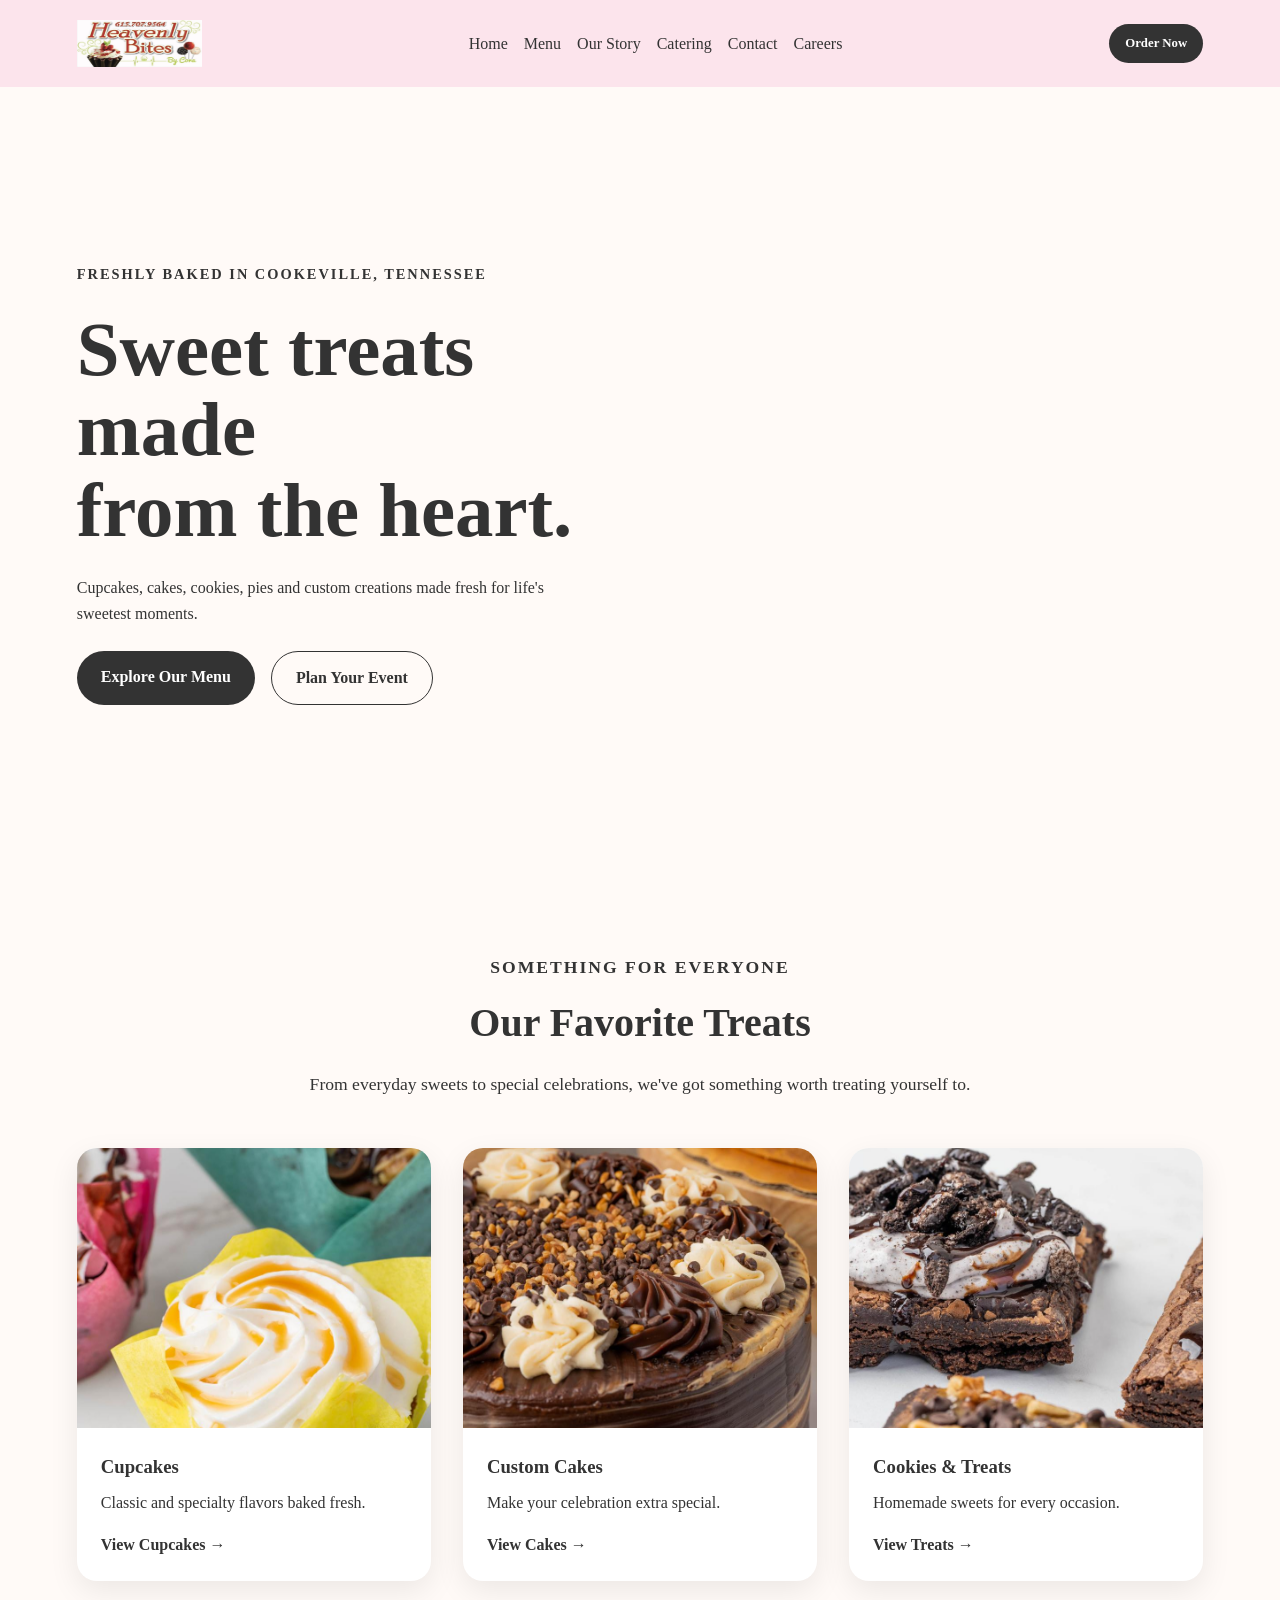
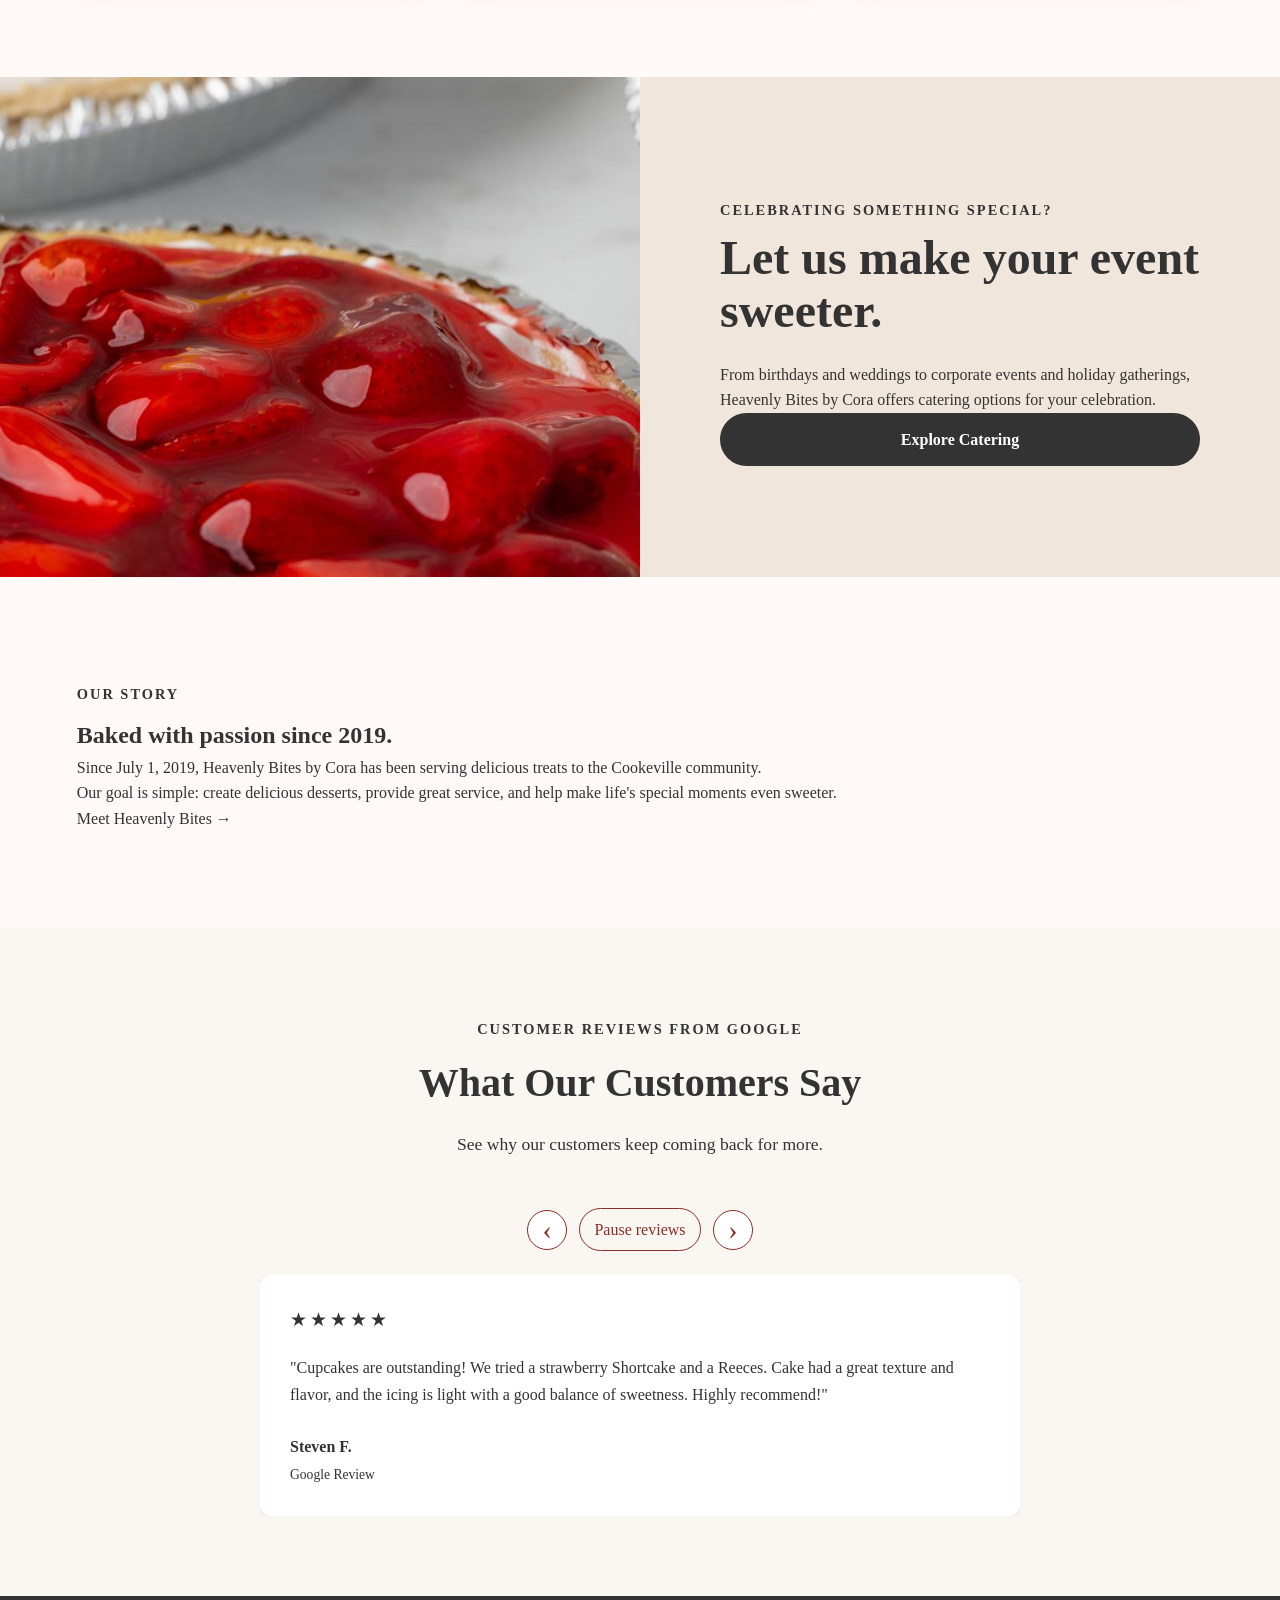
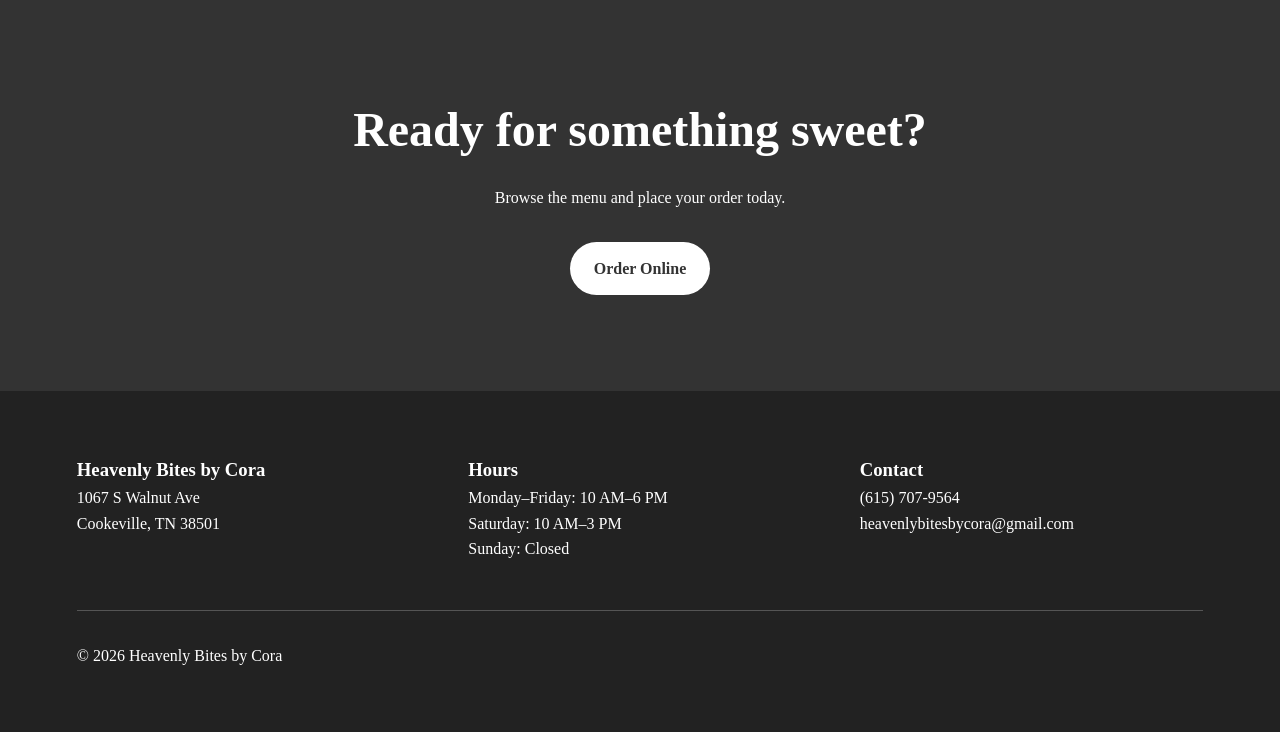
<file: index.html>
<!doctype html>
<html lang="en">
  <head>
    <meta charset="UTF-8" />
    <meta name="viewport" content="width=device-width, initial-scale=1.0" />
    <title>Heavenly Bites by Cora | Cookeville, TN</title>
    <meta
      name="description"
      content="Fresh cupcakes, cakes, cookies, pies and custom desserts from Heavenly Bites by Cora in Cookeville, Tennessee."
    />
    <link rel="stylesheet" href="css/style.css" />
  </head>
  <body>
    <!-- Navigation -->
    <header class="navbar">
      <a href="index.html" class="logo">
        <img src="assets/images/logo-1.png" alt="Heavenly Bites by Cora Logo" />
      </a>
      <button class="menu-button" aria-label="Open navigation menu">☰</button>
      <nav>
        <a href="index.html" class="active">Home</a>
        <a href="menu.html">Menu</a>
        <a href="about.html">Our Story</a>
        <a href="catering.html">Catering</a>
        <a href="index.html#contact">Contact</a>
        <a href="careers.html">Careers</a>
      </nav>
      <a href="menu.html" class="btn btn-primary">Order Now</a>
    </header>
    <!-- Hero Section -->
    <main>
      <section class="hero">
        <div class="hero-content">
          <p class="eyebrow">Freshly baked in Cookeville, Tennessee</p>
          <h1>
            Sweet treats made
            <span>from the heart.</span>
          </h1>
          <p>
            Cupcakes, cakes, cookies, pies and custom creations made fresh for
            life's sweetest moments.
          </p>
          <div class="hero-buttons">
            <a href="#menu" class="btn btn-primary"> Explore Our Menu </a>
            <a href="#catering" class="btn btn-secondary"> Plan Your Event </a>
          </div>
        </div>
        <div class="hero-image">
          <video autoplay muted loop playsinline aria-hidden="true">
            <source src="assets/videos/hero.mp4.mp4" type="video/mp4" />
            Your browser does not support the video tag.
          </video>
        </div>
      </section>
      <!-- Featured Products -->
      <section id="menu" class="section">
        <div class="section-heading">
          <p class="eyebrow">Something for everyone</p>
          <h2>Our Favorite Treats</h2>
          <p>
            From everyday sweets to special celebrations, we've got something
            worth treating yourself to.
          </p>
        </div>
        <div class="product-grid">
          <article class="product-card">
            <img src="assets/images/cupcake-image-1.jpg" alt="Assorted cupcakes" />
            <div class="product-content">
              <h3>Cupcakes</h3>
              <p>Classic and specialty flavors baked fresh.</p>
              <a href="menu.html#cupcakes"> View Cupcakes → </a>
            </div>
          </article>
          <article class="product-card">
            <img src="assets/images/resese-cake-1.jpg" alt="Decorated celebration cake" />
            <div class="product-content">
              <h3>Custom Cakes</h3>
              <p>Make your celebration extra special.</p>
              <a href="menu.html#cakes"> View Cakes → </a>
            </div>
          </article>
          <article class="product-card">
            <img src="assets/images/cookies-img-1.jpg" alt="Fresh bakery cookies" />
            <div class="product-content">
              <h3>Cookies & Treats</h3>
              <p>Homemade sweets for every occasion.</p>
              <a href="menu.html#cookies"> View Treats → </a>
            </div>
          </article>
        </div>
      </section>
      <!-- Catering -->
      <section id="catering" class="catering">
        <div class="catering-image">
          <img
            src="assets/images/cherry-cheesecake-1.jpg"
            alt="Desserts prepared for a catered event"
          />
        </div>
        <div class="catering-content">
          <p class="eyebrow">Celebrating something special?</p>
          <h2>Let us make your event sweeter.</h2>
          <p>
            From birthdays and weddings to corporate events and holiday
            gatherings, Heavenly Bites by Cora offers catering options for your
            celebration.
          </p>
          <a href="catering.html" class="btn btn-primary"> Explore Catering </a>
        </div>
      </section>
      <!-- Our Story -->
      <section id="about" class="about section">
        <div class="about-content">
          <p class="eyebrow">Our Story</p>
          <h2>Baked with passion since 2019.</h2>
          <p>
            Since July 1, 2019, Heavenly Bites by Cora has been serving
            delicious treats to the Cookeville community.
          </p>
          <p>
            Our goal is simple: create delicious desserts, provide great
            service, and help make life's special moments even sweeter.
          </p>
          <a href="about.html"> Meet Heavenly Bites → </a>
        </div>
      </section>
      <!-- Reviews -->
 <section class="reviews" id="reviews">
    <div class="reviews-container">

        <div class="section-heading">
            <span class="eyebrow">Customer Reviews from Google</span>
            <h2>What Our Customers Say</h2>
            <p>See why our customers keep coming back for more.</p>
        </div>

        <div class="reviews-grid">

            <article class="review-card">
                <div class="stars" aria-label="5 out of 5 stars">
                    ★★★★★
                </div>

                <p class="review-text">
                    "Cupcakes are outstanding! We tried a strawberry
                    Shortcake and a Reeces. Cake had a great texture
                    and flavor, and the icing is light with a good
                    balance of sweetness. Highly recommend!"
                </p>

                <div class="review-author">
                    <strong>Steven F.</strong>
                    <span>Google Review</span>
                </div>
            </article>


            <article class="review-card">
                <div class="stars" aria-label="5 out of 5 stars">
                    ★★★★★
                </div>

                <p class="review-text">
                    "So fresh, SO good, great prices and service!
                    Strawberry cheesecake and apple crisp mini pie
                    exceeded our expectations - cannot wait to try
                    the cupcakes."
                </p>

                <div class="review-author">
                    <strong>Barbara P.</strong>
                    <span>Google Review</span>
                </div>
            </article>


            <article class="review-card">
                <div class="stars" aria-label="5 out of 5 stars">
                    ★★★★★
                </div>

                <p class="review-text">
                    "This place is awesome! You have to be aware or
                    you will drive right past it. The cupcakes are
                    absolutely delicious. Light and fluffy with just
                    the right amount of icing. My new secret getaway."
                </p>

                <div class="review-author">
                    <strong>Furlandus J.</strong>
                    <span>Google Review</span>
                </div>
            </article>


            <article class="review-card">
                <div class="stars" aria-label="5 out of 5 stars">
                    ★★★★★
                </div>

                <p class="review-text">
                    "We've only had the cupcakes there so far and they
                    are AMAZING!! Super clean space with a huge variety
                    of yummy treats! My daughter and I met the owner and
                    her mom. Super sweet ladies! We will def be back!"
                </p>

                <div class="review-author">
                    <strong>Jill W.</strong>
                    <span>Google Review</span>
                </div>
            </article>


            <article class="review-card">
                <div class="stars" aria-label="5 out of 5 stars">
                    ★★★★★
                </div>

                <p class="review-text">
                    "The best customer experience and has some great
                    tasting treats for everyone. You name it she can
                    pretty much create it. I had the perfect colors
                    for my birthday party decorated here. Prices are
                    affordable."
                </p>

                <div class="review-author">
                    <strong>Ella SO.</strong>
                    <span>Google Review</span>
                </div>
            </article>

        </div>

    </div>
</section>
      <!-- Order CTA -->
      <section id="order" class="order-cta">
        <h2>Ready for something sweet?</h2>
        <p>Browse the menu and place your order today.</p>
        <a href="menu.html" class="btn btn-light"> Order Online </a>
      </section>
    </main>
    <!-- Footer -->
    <footer id="contact">
      <div class="footer-content">
        <div>
          <h3>Heavenly Bites by Cora</h3>
          <p>
            1067 S Walnut Ave<br />
            Cookeville, TN 38501
          </p>
        </div>
        <div>
          <h3>Hours</h3>
          <p>
            Monday–Friday: 10 AM–6 PM<br />
            Saturday: 10 AM–3 PM<br />
            Sunday: Closed
          </p>
        </div>
        <div>
          <h3>Contact</h3>
          <p><a href="tel:+16157079564">(615) 707-9564</a></p>
          <p><a href="mailto:heavenlybitesbycora@gmail.com">heavenlybitesbycora@gmail.com</a></p>
        </div>
      </div>
      <p class="copyright">© 2026 Heavenly Bites by Cora</p>
    </footer>
    <script src="js/script.js"></script>
  </body>
</html>
<!-- ========== This is just a demo site as a case study in cleaning up UX and UI ============ -->
</file>
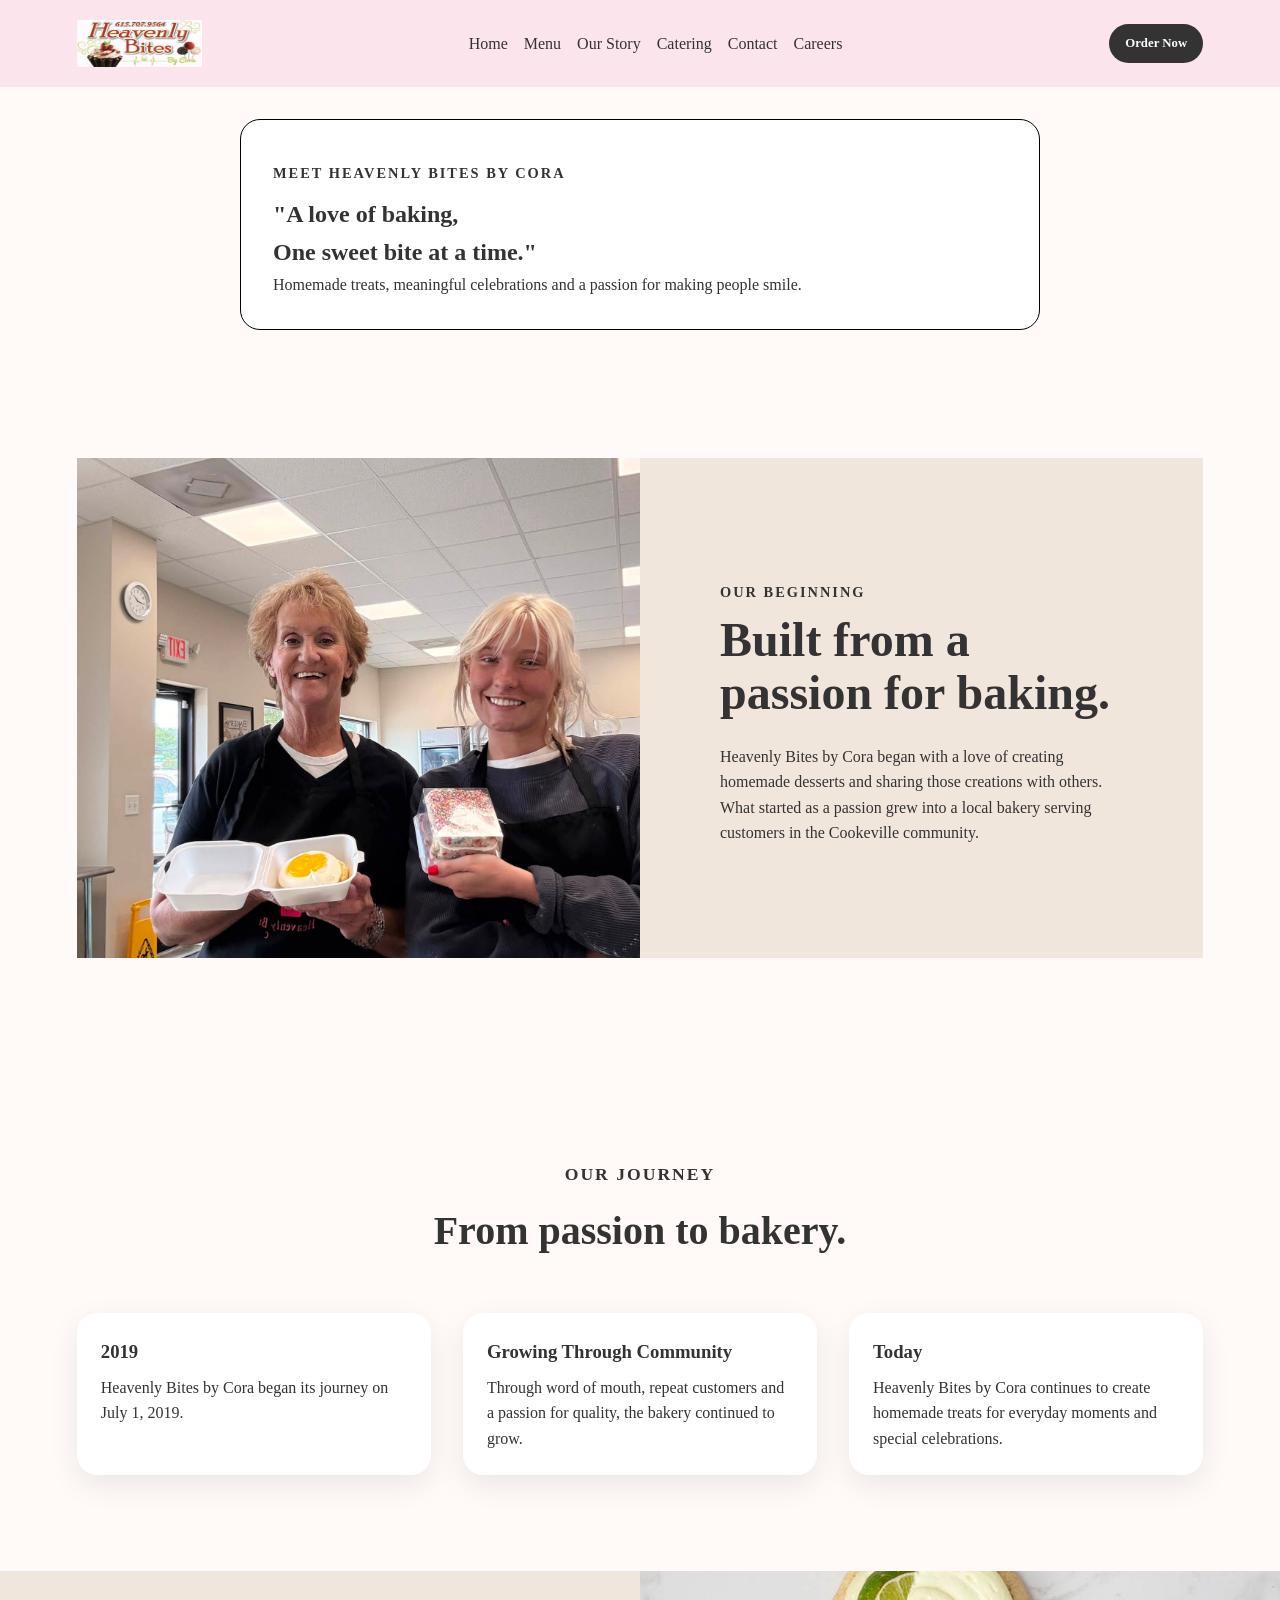
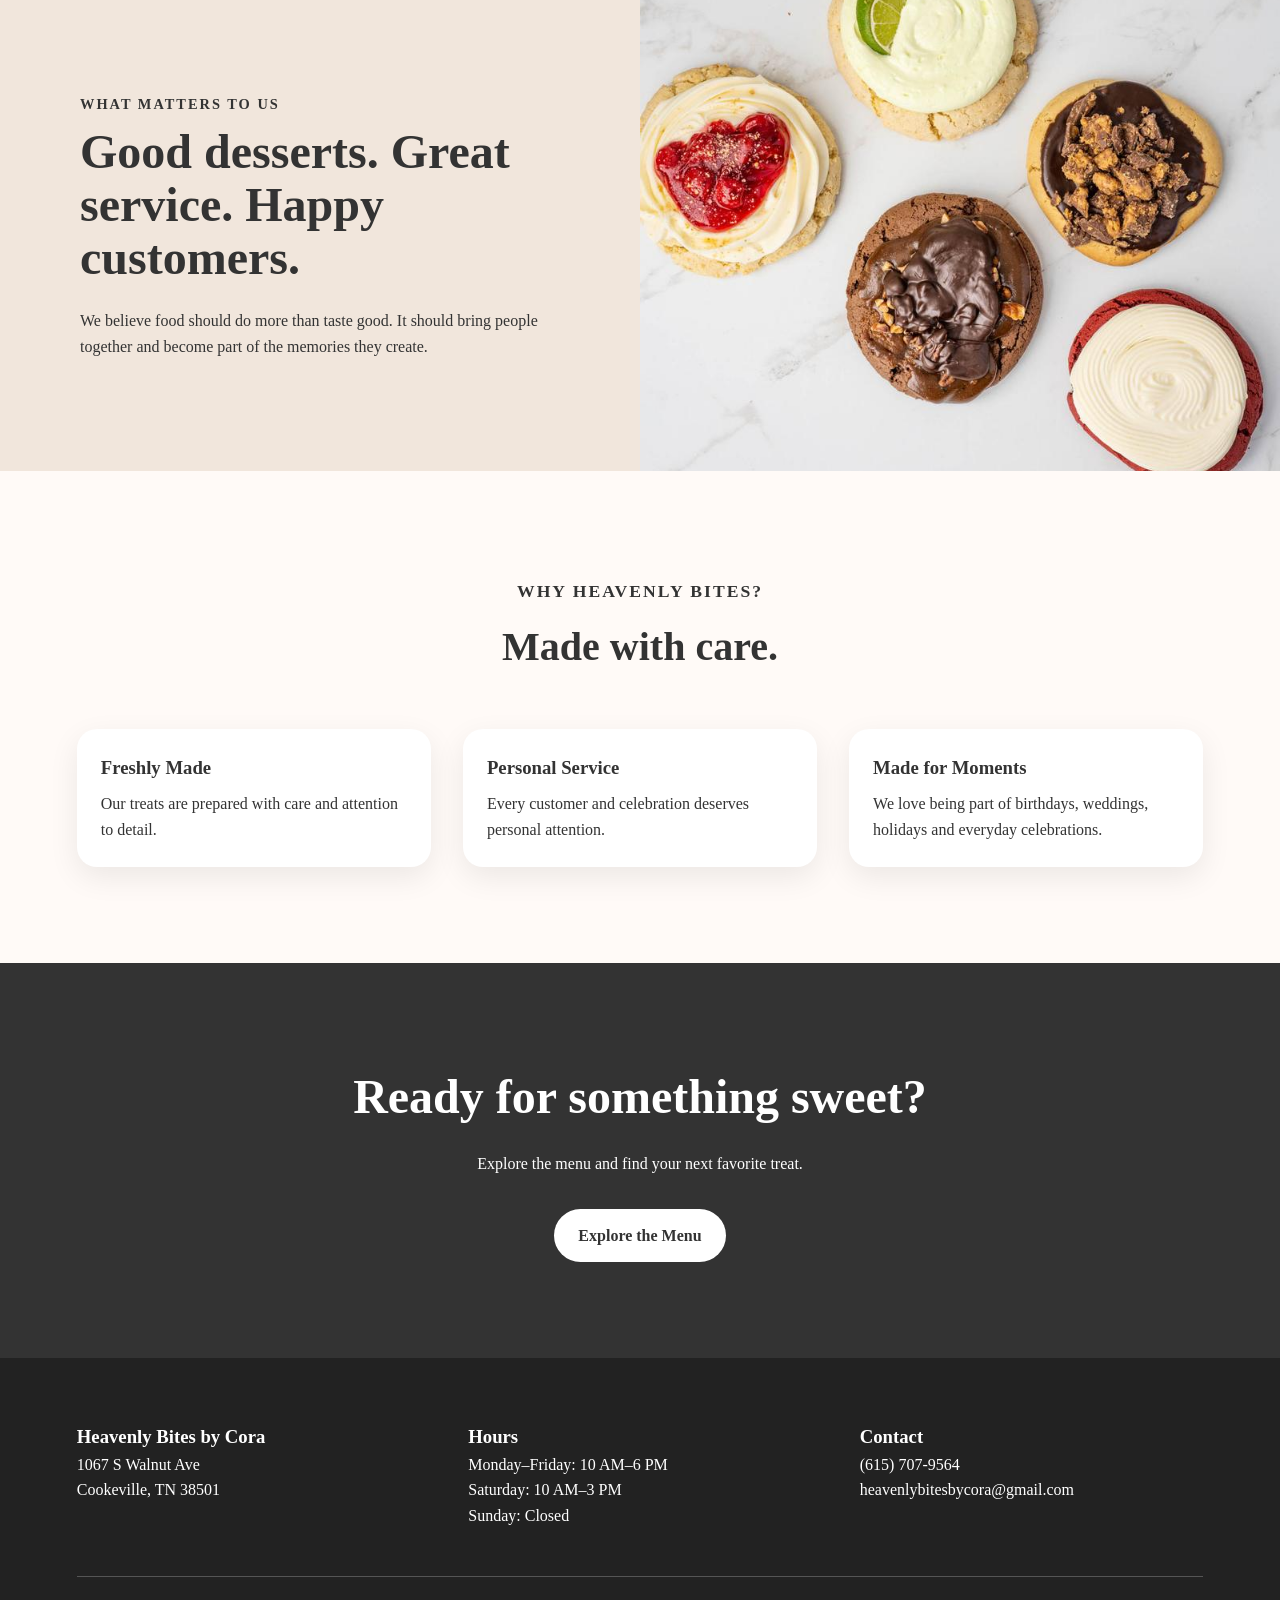
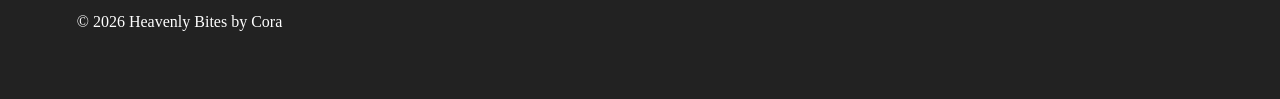
<file: about.html>
<!doctype html>
<html lang="en">
  <head>
    <meta charset="UTF-8" />
    <meta name="viewport" content="width=device-width, initial-scale=1.0" />
    <title>Our Story | Heavenly Bites by Cora</title>
    <meta
      name="description"
      content="Learn the story behind Heavenly Bites by Cora and the passion behind the bakery's homemade treats."
    />
    <link rel="stylesheet" href="css/style.css" />
  </head>
  <body>
    <!-- =========================
     Navigation
========================= -->
    <header class="navbar">
      <a href="index.html" class="logo">
        <img src="assets/images/logo-1.png" alt="Heavenly Bites by Cora Logo" />
      </a>
      <button class="menu-button" aria-label="Open navigation menu">☰</button>
      <nav>
        <a href="index.html"> Home </a>
        <a href="menu.html"> Menu </a>
        <a href="about.html" class="active"> Our Story </a>
        <a href="catering.html"> Catering </a>
        <a href="index.html#contact"> Contact </a>
        <a href="careers.html"> Careers </a>
      </nav>
      <a href="menu.html" class="btn btn-primary"> Order Now </a>
    </header>
    <!-- =========================
     About Hero
========================= -->
    <main>
      <section class="page-hero">
        <div class="page-hero-content about-hero-box">
          <p class="eyebrow">Meet Heavenly Bites by Cora</p>
          <h1>"A love of baking, 
            <br>
            One sweet bite at a time."</h1>
          <p>
            Homemade treats, meaningful celebrations and a passion for making
            people smile.
          </p>
        </div>
      </section>
      <!-- =========================
     Our Story
========================= -->
      <section class="section">
        <div class="catering">
          <div class="catering-image">
            <img
              src="assets/images/our-story.jpg"
              alt="Cora, owner of Heavenly Bites by Cora"
            />
          </div>
          <div class="catering-content">
            <p class="eyebrow">Our Beginning</p>
            <h2>Built from a passion for baking.</h2>
            <p>
              Heavenly Bites by Cora began with a love of creating homemade
              desserts and sharing those creations with others.
            </p>
            <p>
              What started as a passion grew into a local bakery serving
              customers in the Cookeville community.
            </p>
          </div>
        </div>
      </section>
      <!-- =========================
     Bakery Story
========================= -->
      <section class="section">
        <div class="section-heading">
          <p class="eyebrow">Our Journey</p>
          <h2>From passion to bakery.</h2>
        </div>
        <div class="product-grid">
          <article class="product-card">
            <div class="product-content">
              <h3>2019</h3>
              <p>Heavenly Bites by Cora began its journey on July 1, 2019.</p>
            </div>
          </article>
          <article class="product-card">
            <div class="product-content">
              <h3>Growing Through Community</h3>
              <p>
                Through word of mouth, repeat customers and a passion for
                quality, the bakery continued to grow.
              </p>
            </div>
          </article>
          <article class="product-card">
            <div class="product-content">
              <h3>Today</h3>
              <p>
                Heavenly Bites by Cora continues to create homemade treats for
                everyday moments and special celebrations.
              </p>
            </div>
          </article>
        </div>
      </section>
      <!-- =========================
     What We Believe
========================= -->
      <section class="catering">
        <div class="catering-content">
          <p class="eyebrow">What matters to us</p>
          <h2>Good desserts. Great service. Happy customers.</h2>
          <p>
            We believe food should do more than taste good. It should bring
            people together and become part of the memories they create.
          </p>
        </div>
        <div class="catering-image">
          <img
            src="assets/images/cookies-img-2.jpg"
            alt="Fresh baked desserts from Heavenly Bites by Cora"
          />
        </div>
      </section>
      <!-- =========================
     Why Customers Choose Us
========================= -->
      <section class="section">
        <div class="section-heading">
          <p class="eyebrow">Why Heavenly Bites?</p>
          <h2>Made with care.</h2>
        </div>
        <div class="product-grid">
          <article class="product-card">
            <div class="product-content">
              <h3>Freshly Made</h3>
              <p>Our treats are prepared with care and attention to detail.</p>
            </div>
          </article>
          <article class="product-card">
            <div class="product-content">
              <h3>Personal Service</h3>
              <p>Every customer and celebration deserves personal attention.</p>
            </div>
          </article>
          <article class="product-card">
            <div class="product-content">
              <h3>Made for Moments</h3>
              <p>
                We love being part of birthdays, weddings, holidays and everyday
                celebrations.
              </p>
            </div>
          </article>
        </div>
      </section>
      <!-- =========================
     About CTA
========================= -->
      <section class="order-cta">
        <h2>Ready for something sweet?</h2>
        <p>Explore the menu and find your next favorite treat.</p>
        <a href="menu.html" class="btn btn-light"> Explore the Menu </a>
      </section>
    </main>
    <!-- =========================
     Footer
========================= -->
    <footer id="contact">
      <div class="footer-content">
        <div>
          <h3>Heavenly Bites by Cora</h3>
          <p>
            1067 S Walnut Ave<br />
            Cookeville, TN 38501
          </p>
        </div>
        <div>
          <h3>Hours</h3>
          <p>
            Monday–Friday: 10 AM–6 PM<br />
            Saturday: 10 AM–3 PM<br />
            Sunday: Closed
          </p>
        </div>
        <div>
          <h3>Contact</h3>
          <p><a href="tel:+16157079564">(615) 707-9564</a></p>
          <p><a href="mailto:heavenlybitesbycora@gmail.com">heavenlybitesbycora@gmail.com</a></p>
        </div>
      </div>
      <p class="copyright">© 2026 Heavenly Bites by Cora</p>
    </footer>
    <script src="js/script.js"></script>
  </body>
</html>
<!-- ========== This is just a demo site as a case study in cleaning up UX and UI ============ -->
</file>
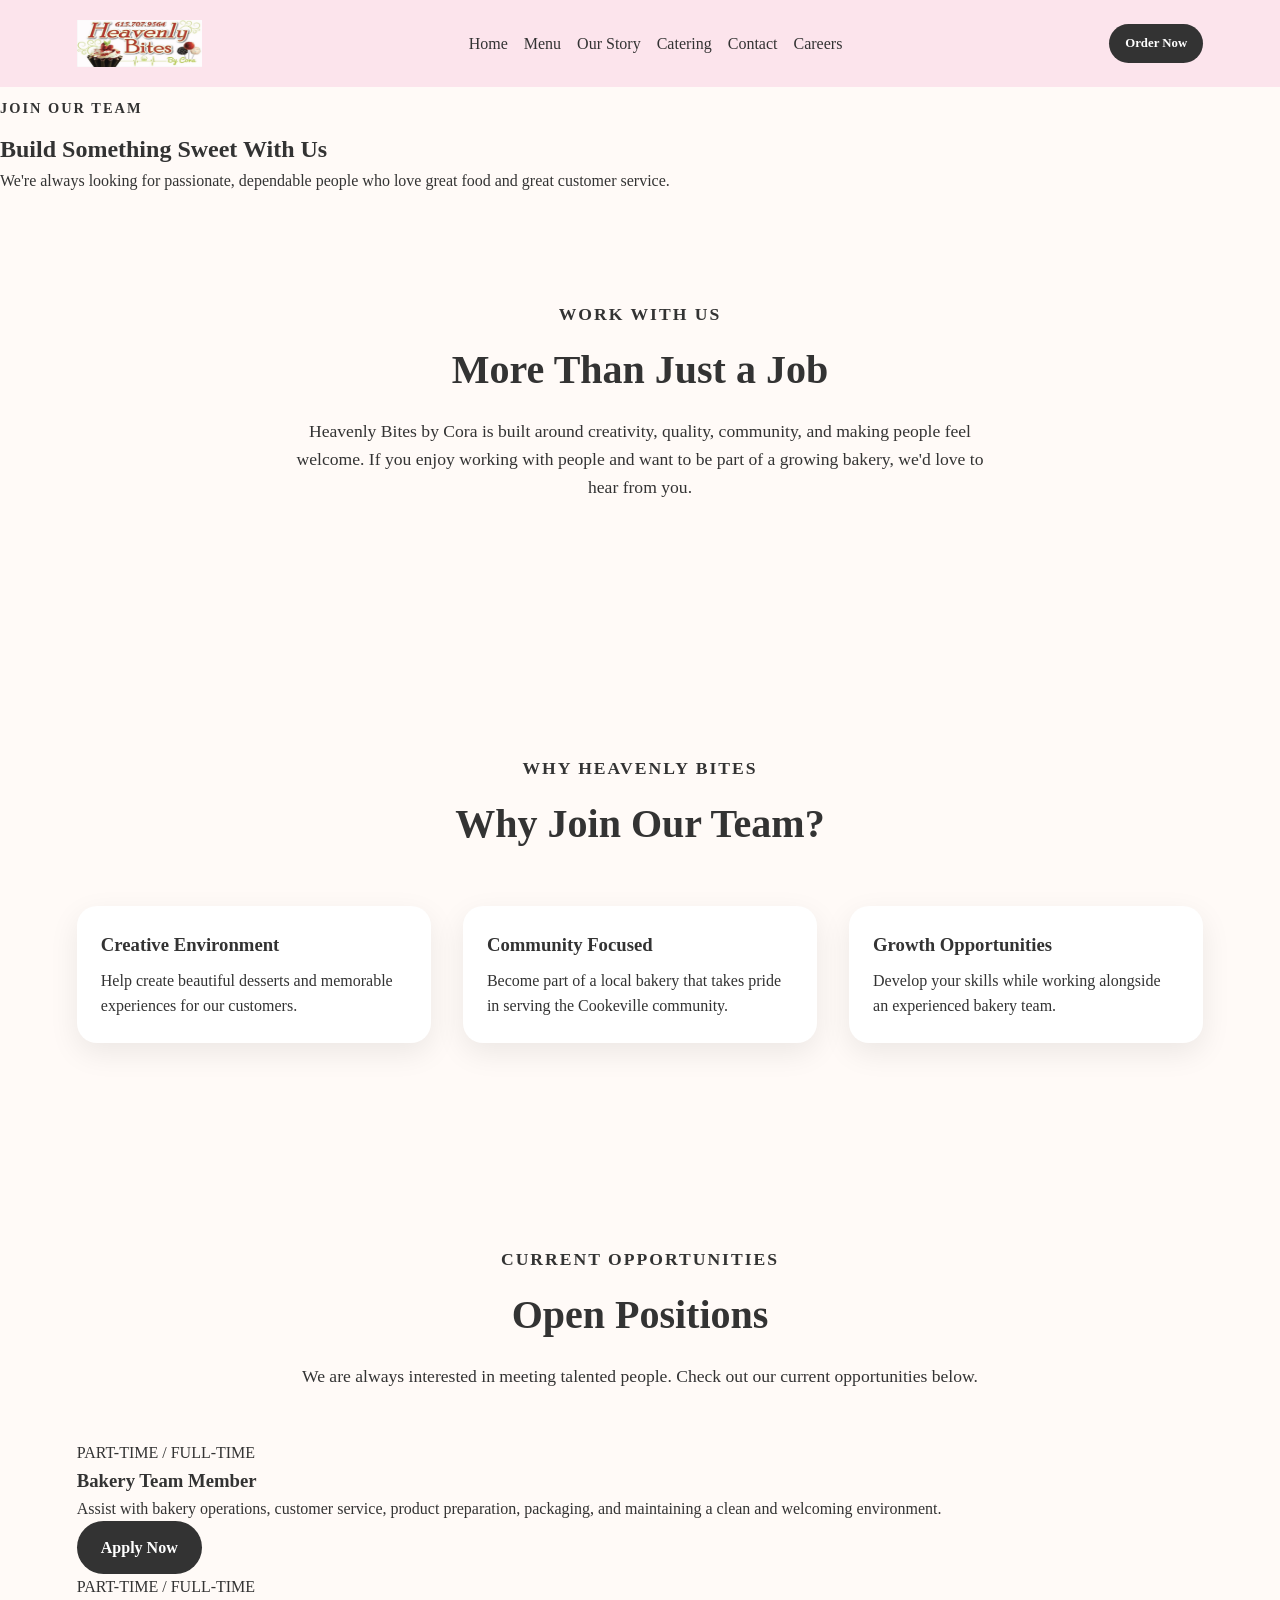
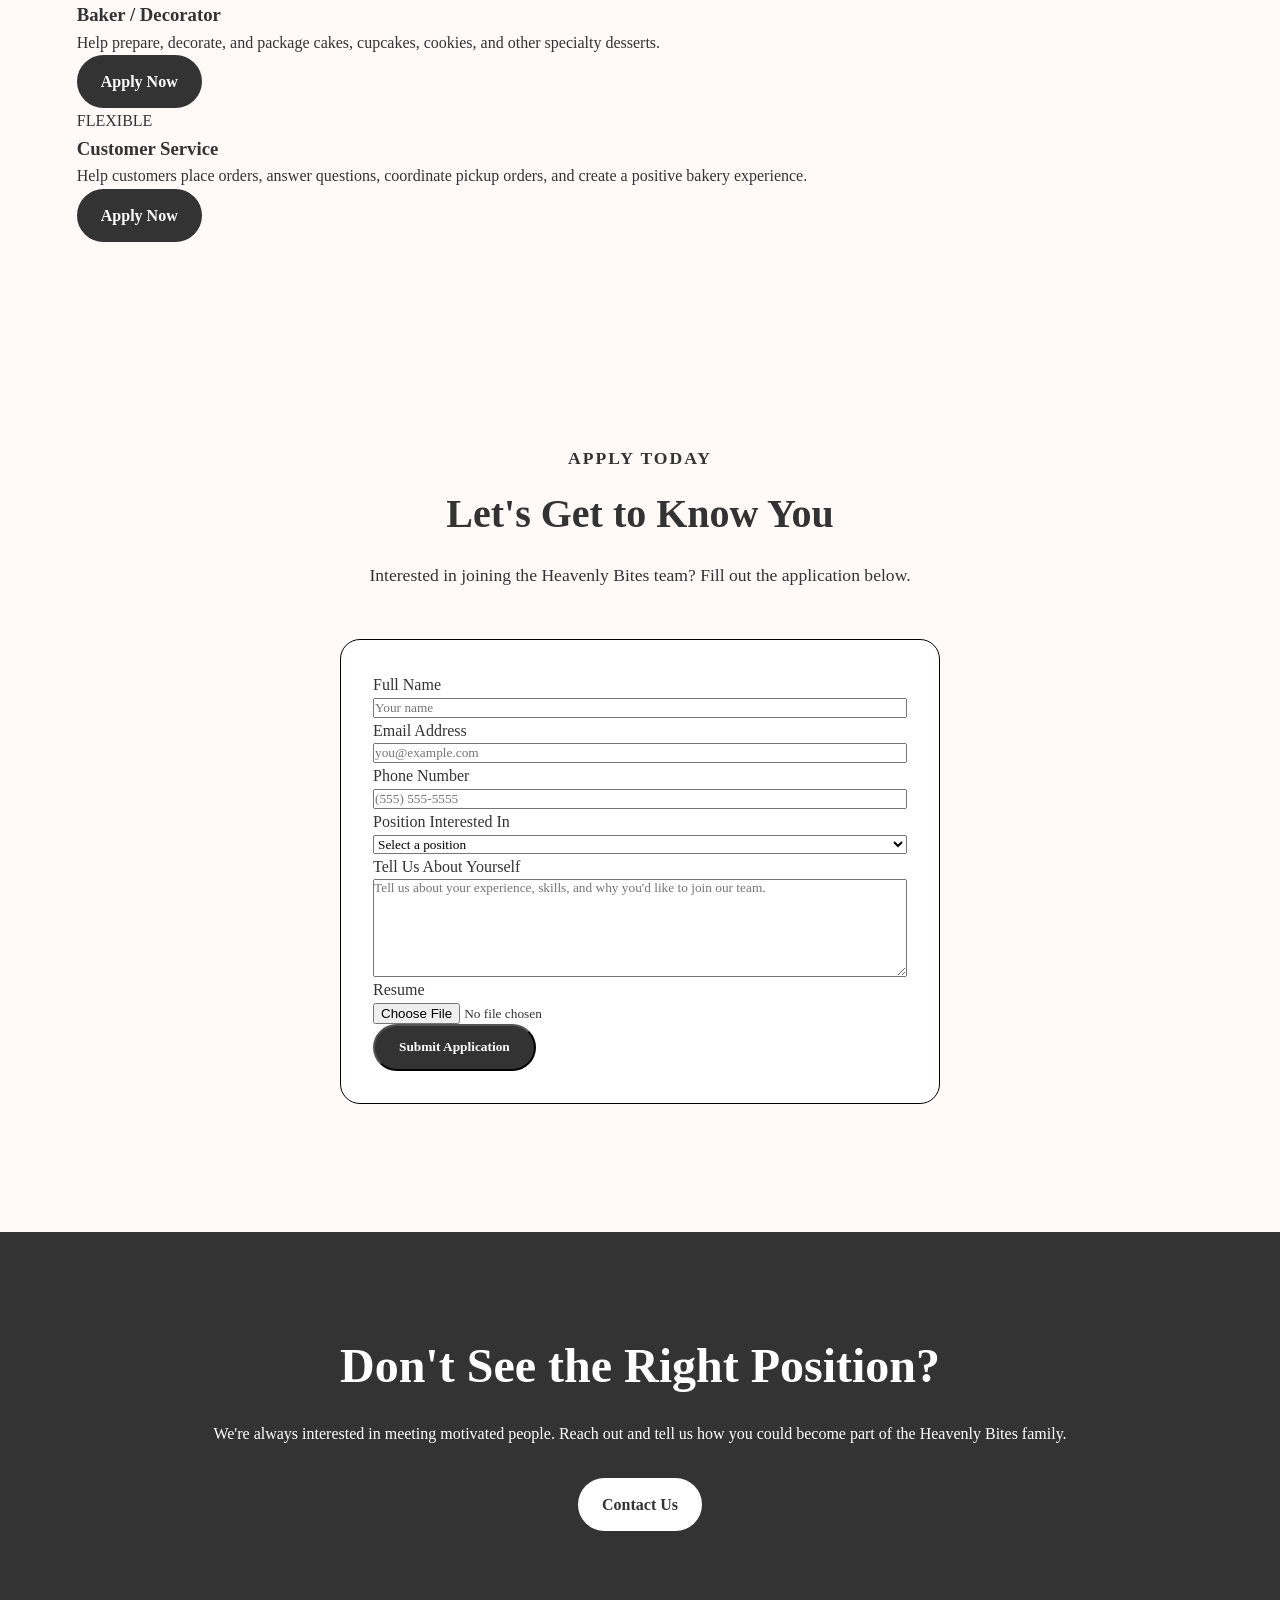
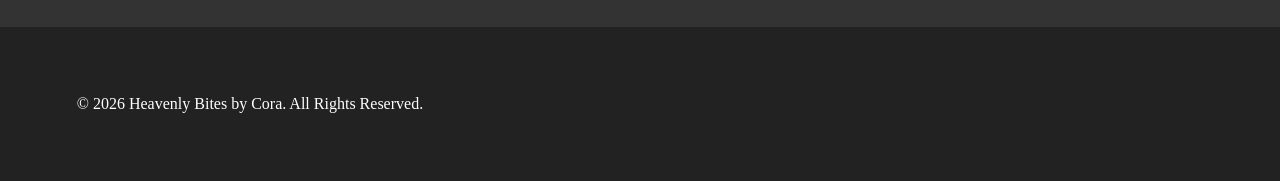
<file: careers.html>
<!doctype html>
<html lang="en">
  <head>
    <meta charset="UTF-8" />
    <meta name="viewport" content="width=device-width, initial-scale=1.0" />

    <title>Careers | Heavenly Bites by Cora</title>

    <link rel="stylesheet" href="css/style.css" />
  </head>

  <body>
    <!-- =========================
         NAVIGATION
    ========================== -->

    <header class="navbar">
      <a href="index.html" class="logo">
        <img src="assets/images/logo-1.png" alt="Heavenly Bites by Cora Logo" />
      </a>

      <button class="menu-button" aria-label="Open navigation menu">☰</button>

      <nav>
        <a href="index.html">Home</a>
        <a href="menu.html">Menu</a>
        <a href="about.html">Our Story</a>
        <a href="catering.html">Catering</a>
        <a href="index.html#contact">Contact</a>
        <a href="careers.html" class="active">Careers</a>
      </nav>
      <a href="menu.html" class="btn btn-primary">Order Now</a>
    </header>

    <!-- =========================
         PAGE HERO
    ========================== -->

    <section class="page-hero">
      <div class="page-hero-content">
        <p class="eyebrow">JOIN OUR TEAM</p>

        <h1>Build Something Sweet With Us</h1>

        <p>
          We're always looking for passionate, dependable people who love great
          food and great customer service.
        </p>
      </div>
    </section>

    <!-- =========================
         INTRO
    ========================== -->

    <section class="section">
      <div class="container">
        <div class="section-heading">
          <p class="eyebrow">WORK WITH US</p>

          <h2>More Than Just a Job</h2>

          <p>
            Heavenly Bites by Cora is built around creativity, quality,
            community, and making people feel welcome. If you enjoy working with
            people and want to be part of a growing bakery, we'd love to hear
            from you.
          </p>
        </div>
      </div>
    </section>

    <!-- =========================
         WHY WORK HERE
    ========================== -->

    <section class="section">
      <div class="container">
        <div class="section-heading">
          <p class="eyebrow">WHY HEAVENLY BITES</p>

          <h2>Why Join Our Team?</h2>
        </div>

        <div class="product-grid">
          <article class="product-card">
            <div class="product-content">
              <h3>Creative Environment</h3>

              <p>
                Help create beautiful desserts and memorable experiences for our
                customers.
              </p>
            </div>
          </article>

          <article class="product-card">
            <div class="product-content">
              <h3>Community Focused</h3>

              <p>
                Become part of a local bakery that takes pride in serving the
                Cookeville community.
              </p>
            </div>
          </article>

          <article class="product-card">
            <div class="product-content">
              <h3>Growth Opportunities</h3>

              <p>
                Develop your skills while working alongside an experienced
                bakery team.
              </p>
            </div>
          </article>
        </div>
      </div>
    </section>

    <!-- =========================
         OPEN POSITIONS
    ========================== -->

    <section class="section">
      <div class="container">
        <div class="section-heading">
          <p class="eyebrow">CURRENT OPPORTUNITIES</p>

          <h2>Open Positions</h2>

          <p>
            We are always interested in meeting talented people. Check out our
            current opportunities below.
          </p>
        </div>

        <div class="careers-list">
          <!-- POSITION 1 -->

          <article class="career-card">
            <div>
              <p class="career-type">PART-TIME / FULL-TIME</p>

              <h3>Bakery Team Member</h3>

              <p>
                Assist with bakery operations, customer service, product
                preparation, packaging, and maintaining a clean and welcoming
                environment.
              </p>
            </div>

            <a href="#apply" class="btn btn-primary"> Apply Now </a>
          </article>

          <!-- POSITION 2 -->

          <article class="career-card">
            <div>
              <p class="career-type">PART-TIME / FULL-TIME</p>

              <h3>Baker / Decorator</h3>

              <p>
                Help prepare, decorate, and package cakes, cupcakes, cookies,
                and other specialty desserts.
              </p>
            </div>

            <a href="#apply" class="btn btn-primary"> Apply Now </a>
          </article>

          <!-- POSITION 3 -->

          <article class="career-card">
            <div>
              <p class="career-type">FLEXIBLE</p>

              <h3>Customer Service</h3>

              <p>
                Help customers place orders, answer questions, coordinate pickup
                orders, and create a positive bakery experience.
              </p>
            </div>

            <a href="#apply" class="btn btn-primary"> Apply Now </a>
          </article>
        </div>
      </div>
    </section>

    <!-- =========================
         APPLICATION FORM
    ========================== -->

    <section class="section" id="apply">
      <div class="container">
        <div class="section-heading">
          <p class="eyebrow">APPLY TODAY</p>

          <h2>Let's Get to Know You</h2>

          <p>
            Interested in joining the Heavenly Bites team? Fill out the
            application below.
          </p>
        </div>

        <form class="catering-form">
          <div class="form-group">
            <label for="name"> Full Name </label>

            <input
              type="text"
              id="name"
              name="name"
              placeholder="Your name"
              required
            />
          </div>

          <div class="form-group">
            <label for="email"> Email Address </label>

            <input
              type="email"
              id="email"
              name="email"
              placeholder="you@example.com"
              required
            />
          </div>

          <div class="form-group">
            <label for="phone"> Phone Number </label>

            <input
              type="tel"
              id="phone"
              name="phone"
              placeholder="(555) 555-5555"
            />
          </div>

          <div class="form-group">
            <label for="position"> Position Interested In </label>

            <select id="position" name="position">
              <option value="">Select a position</option>

              <option value="bakery-team-member">Bakery Team Member</option>

              <option value="baker-decorator">Baker / Decorator</option>

              <option value="customer-service">Customer Service</option>
            </select>
          </div>

          <div class="form-group">
            <label for="experience"> Tell Us About Yourself </label>

            <textarea
              id="experience"
              name="experience"
              rows="6"
              placeholder="Tell us about your experience, skills, and why you'd like to join our team."
            ></textarea>
          </div>

          <div class="form-group">
            <label for="resume"> Resume </label>

            <input
              type="file"
              id="resume"
              name="resume"
              accept=".pdf,.doc,.docx"
            />
          </div>

          <button type="submit" class="btn btn-primary">
            Submit Application
          </button>
        </form>
      </div>
    </section>

    <!-- =========================
         CALL TO ACTION
    ========================== -->

    <section class="order-cta">
      <div class="container">
        <h2>Don't See the Right Position?</h2>

        <p>
          We're always interested in meeting motivated people. Reach out and
          tell us how you could become part of the Heavenly Bites family.
        </p>

        <a href="mailto:heavenlybitesbycora@gmail.com" class="btn btn-light">
          Contact Us
        </a>
      </div>
    </section>

    <!-- =========================
         FOOTER
    ========================== -->

    <footer>
      <div class="container">
        <p>© 2026 Heavenly Bites by Cora. All Rights Reserved.</p>
      </div>
    </footer>

    <!-- =========================
         JAVASCRIPT
    ========================== -->

    <script src="js/script.js"></script>
  </body>
</html>
<!-- ========== This is just a demo site as a case study in cleaning up UX and UI ============ -->
</file>
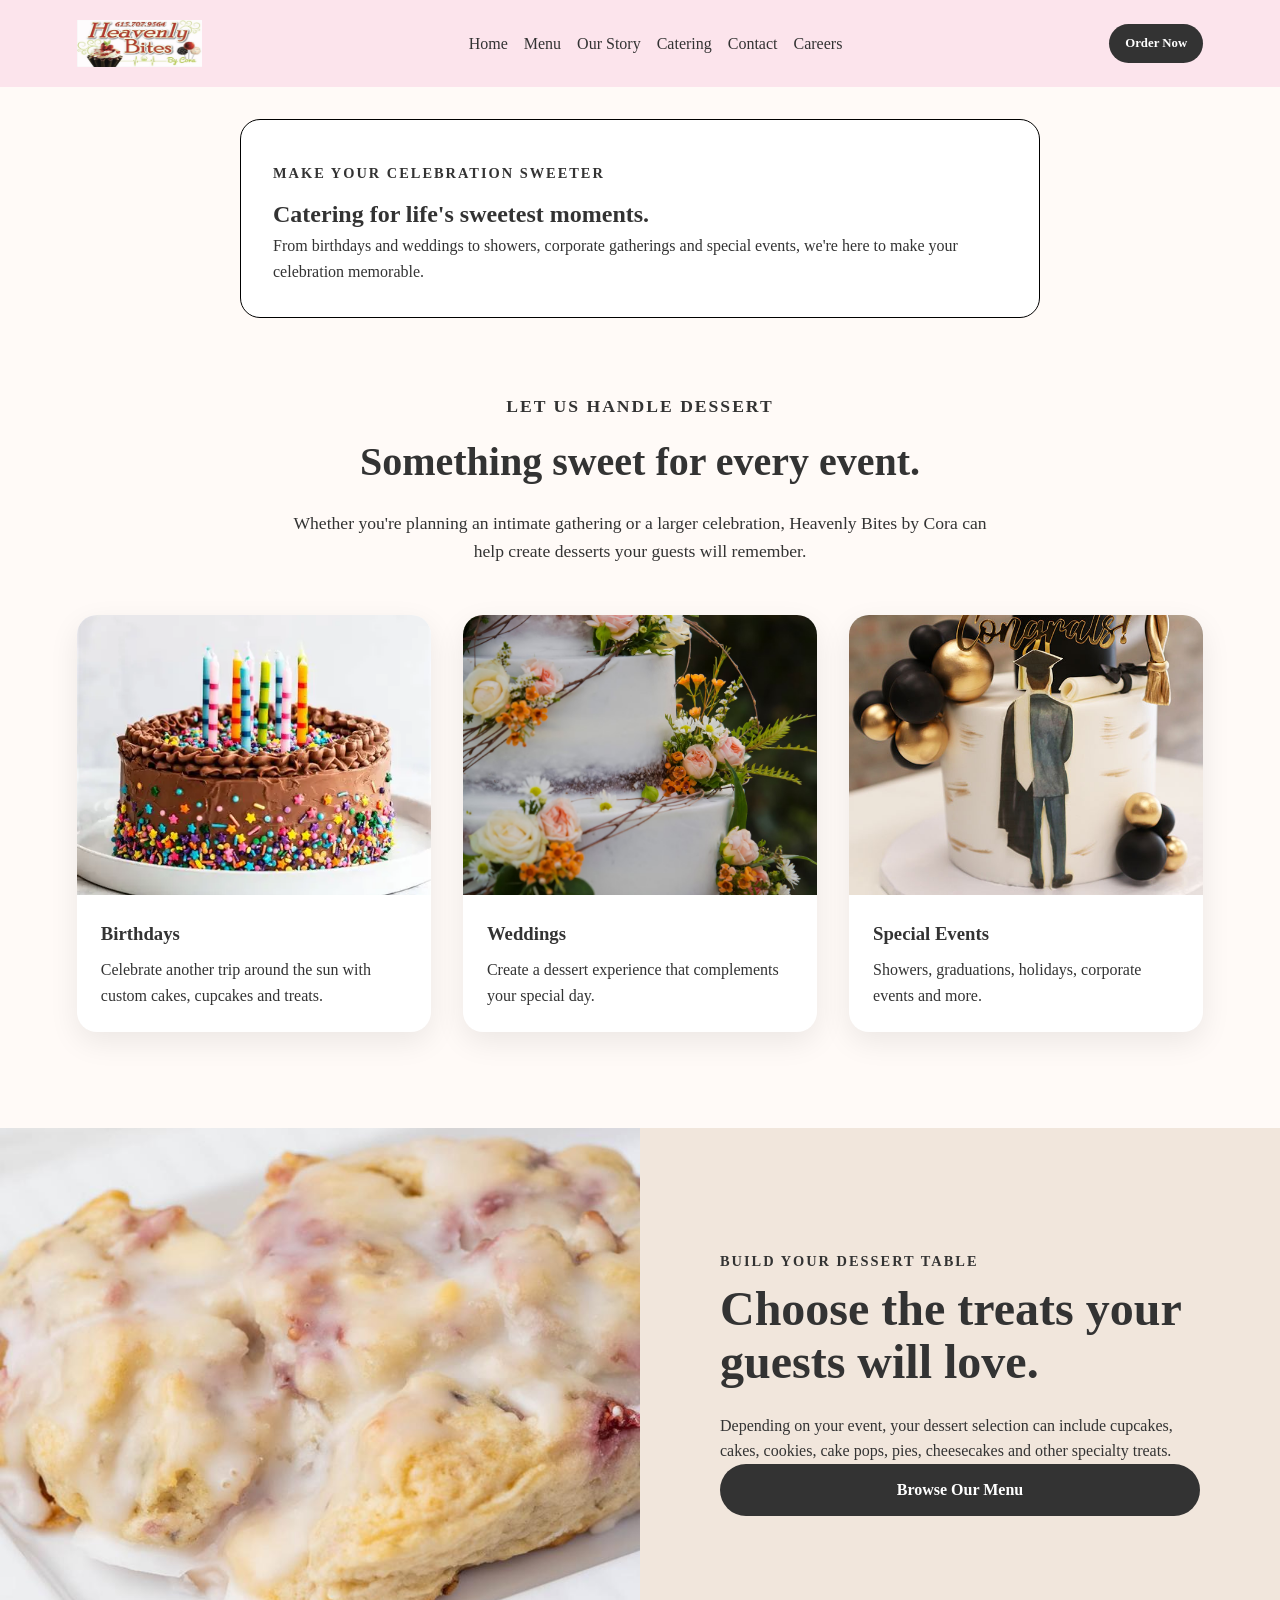
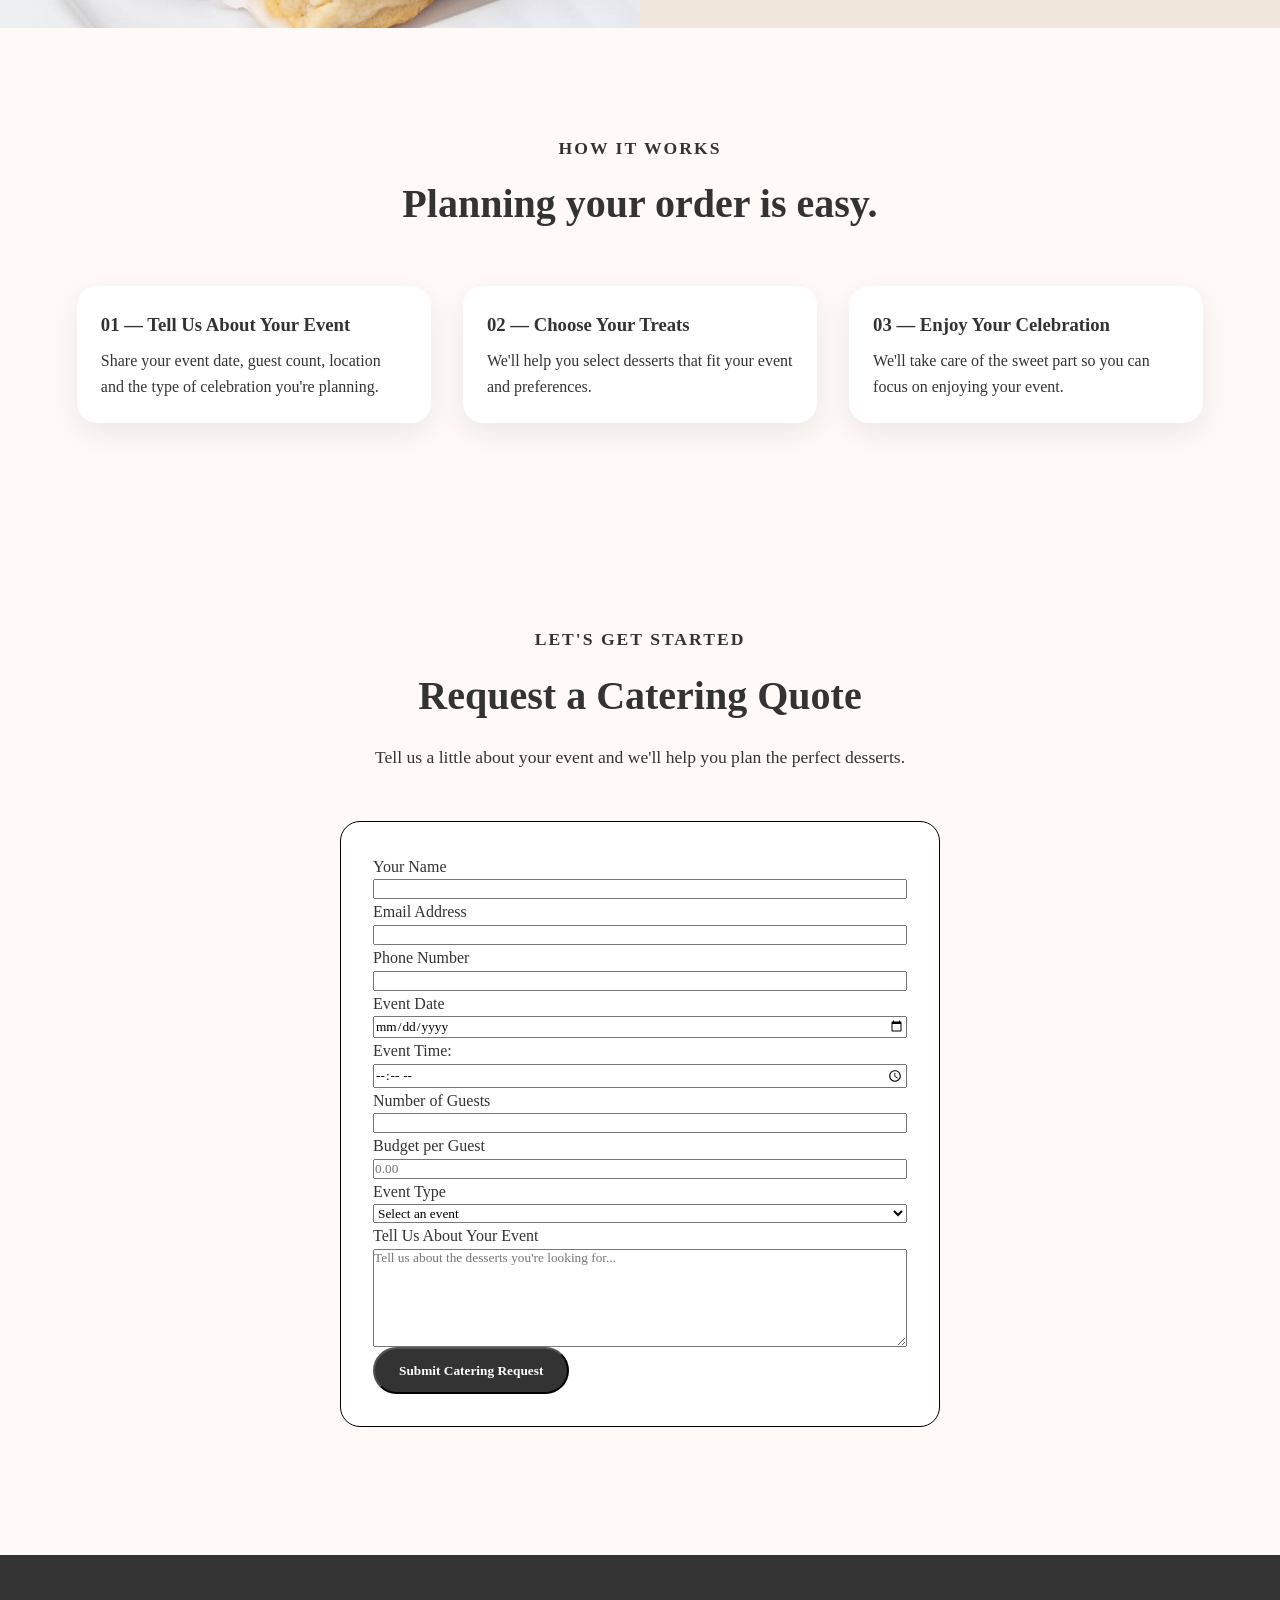
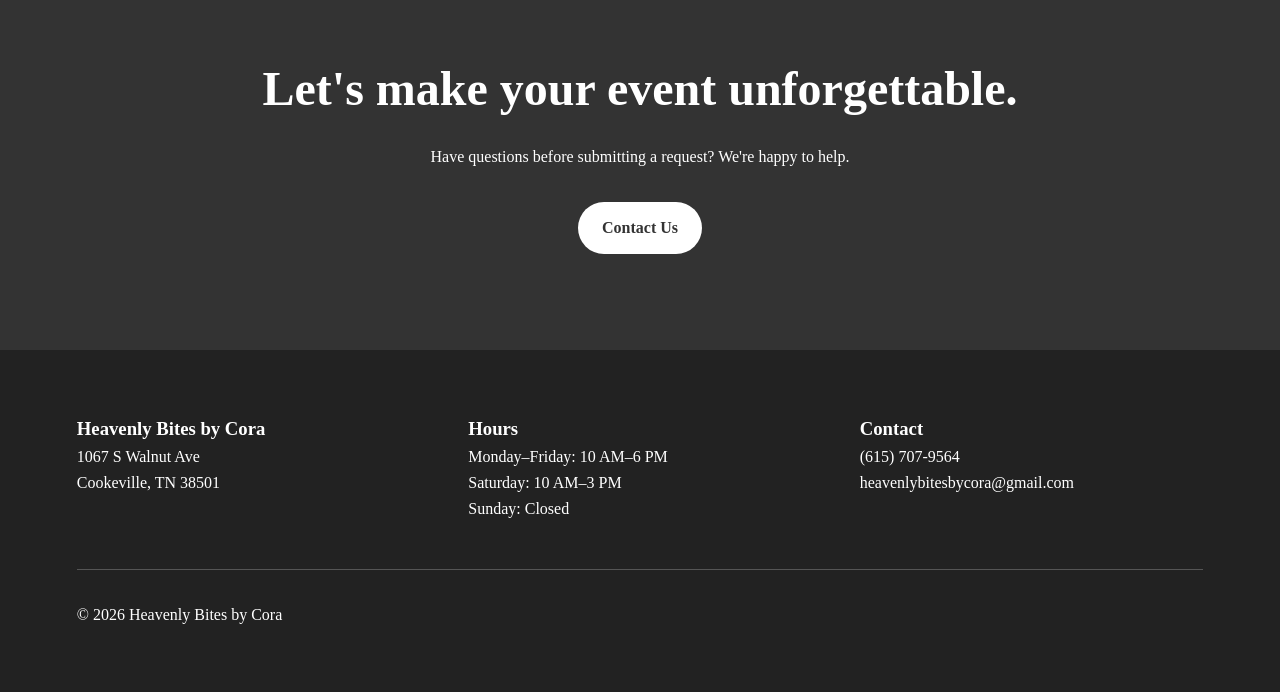
<file: catering.html>
<!doctype html>
<html lang="en">
  <head>
    <meta charset="UTF-8" />
    <meta name="viewport" content="width=device-width, initial-scale=1.0" />
    <title>Catering | Heavenly Bites by Cora</title>
    <meta
      name="description"
      content="Make your next celebration sweeter with catering and custom dessert options from Heavenly Bites by Cora."
    />
    <link rel="stylesheet" href="css/style.css" />
  </head>
  <body>
    <!-- =========================
     Navigation
========================= -->
    <header class="navbar">
      <a href="index.html" class="logo">
        <img src="assets/images/logo-1.png" alt="Heavenly Bites by Cora Logo" />
      </a>
      <button class="menu-button" aria-label="Open navigation menu">☰</button>
      <nav>
        <a href="index.html"> Home </a>
        <a href="menu.html"> Menu </a>
        <a href="about.html"> Our Story </a>
        <a href="catering.html" class="active"> Catering </a>
        <a href="index.html#contact"> Contact </a>
        <a href="careers.html"> Careers </a>
      </nav>
      <a href="menu.html" class="btn btn-primary"> Order Now </a>
    </header>
    <!-- =========================
     Catering Hero
========================= -->
    <main>
      <section class="page-hero">
        <div class="page-hero-content catering-hero-box">
          <p class="eyebrow">Make your celebration sweeter</p>
          <h1>Catering for life's sweetest moments.</h1>
          <p>
            From birthdays and weddings to showers, corporate gatherings and
            special events, we're here to make your celebration memorable.
          </p>
        </div>
      </section>
      <!-- =========================
     Catering Introduction
========================= -->
      <section class="section catering-intro">
        <div class="section-heading catering-section-heading">
          <p class="eyebrow">Let us handle dessert</p>
          <h2>Something sweet for every event.</h2>
          <p>
            Whether you're planning an intimate gathering or a larger
            celebration, Heavenly Bites by Cora can help create desserts your
            guests will remember.
          </p>
        </div>
        <div class="product-grid">
          <article class="product-card">
            <img src="assets/images/birthday-cake-1.webp" alt="Birthday desserts" />
            <div class="product-content">
              <h3>Birthdays</h3>
              <p>
                Celebrate another trip around the sun with custom cakes,
                cupcakes and treats.
              </p>
            </div>
          </article>
          <article class="product-card">
            <img src="assets/images/wedding-cake-1.avif" alt="Wedding desserts" />
            <div class="product-content">
              <h3>Weddings</h3>
              <p>
                Create a dessert experience that complements your special day.
              </p>
            </div>
          </article>
          <article class="product-card">
            <img
              src="assets/images/Congrats-Graduation-Cake-1.jpg"
              alt="Desserts prepared for a special event"
            />
            <div class="product-content">
              <h3>Special Events</h3>
              <p>Showers, graduations, holidays, corporate events and more.</p>
            </div>
          </article>
        </div>
      </section>
      <!-- =========================
     Catering Options
========================= -->
      <section class="catering">
        <div class="catering-image">
          <img
            src="assets/images/baked-cheese-danish-1.jpg"
            alt="Assorted desserts prepared for catering"
          />
        </div>
        <div class="catering-content">
          <p class="eyebrow">Build your dessert table</p>
          <h2>Choose the treats your guests will love.</h2>
          <p>
            Depending on your event, your dessert selection can include
            cupcakes, cakes, cookies, cake pops, pies, cheesecakes and other
            specialty treats.
          </p>
          <a href="menu.html" class="btn btn-primary"> Browse Our Menu </a>
        </div>
      </section>
      <!-- =========================
     Catering Process
========================= -->
      <section class="section">
        <div class="section-heading">
          <p class="eyebrow">How it works</p>
          <h2>Planning your order is easy.</h2>
        </div>
        <div class="product-grid">
          <article class="product-card">
            <div class="product-content">
              <h3>01 — Tell Us About Your Event</h3>
              <p>
                Share your event date, guest count, location and the type of
                celebration you're planning.
              </p>
            </div>
          </article>
          <article class="product-card">
            <div class="product-content">
              <h3>02 — Choose Your Treats</h3>
              <p>
                We'll help you select desserts that fit your event and
                preferences.
              </p>
            </div>
          </article>
          <article class="product-card">
            <div class="product-content">
              <h3>03 — Enjoy Your Celebration</h3>
              <p>
                We'll take care of the sweet part so you can focus on enjoying
                your event.
              </p>
            </div>
          </article>
        </div>
      </section>
      <!-- =========================
     Catering Request Form
========================= -->
      <section id="request" class="section">
        <div class="section-heading">
          <p class="eyebrow">Let's get started</p>
          <h2>Request a Catering Quote</h2>
          <p>
            Tell us a little about your event and we'll help you plan the
            perfect desserts.
          </p>
        </div>
        <form id="catering-form" class="catering-form" action="#" method="post">
          <div class="form-group">
            <label for="name"> Your Name </label>
            <input type="text" id="name" name="name" required />
          </div>
          <div class="form-group">
            <label for="email"> Email Address </label>
            <input type="email" id="email" name="email" required />
          </div>
          <div class="form-group">
            <label for="phone"> Phone Number </label>
            <input type="tel" id="phone" name="phone" />
          </div>
          <div class="form-group">
            <label for="event-date"> Event Date </label>
            <input type="date" id="event-date" name="event-date" required />
          </div>
          <div class="select-time">
            <label for="event-time">Event Time:</label>
            <input type="time" id="event-time" name="event-time">
          </div>
          <div class="form-group">
            <label for="guests"> Number of Guests </label>
            <input type="number" id="guests" name="guests" min="0" />
          </div>
          <div class="form-group">
            <label for="budget"> Budget per Guest </label>
            <input type="number"
            class="form-control"
            id="budget" 
            name="budget"
            step="0.01"
            min="0"
            placeholder="0.00"
            />  
          </div>
          <div class="form-group">
            <label for="event-type"> Event Type </label>
            <select id="event-type" name="event-type">
              <option value="">Select an event</option>
              <option value="birthday">Birthday</option>
              <option value="wedding">Wedding</option>
              <option value="baby-shower">Baby Shower</option>
              <option value="bridal-shower">Bridal Shower</option>
              <option value="graduation">Graduation</option>
              <option value="corporate">Corporate Event</option>
              <option value="other">Other</option>
            </select>
          </div>
          <div class="form-group full-width">
            <label for="message"> Tell Us About Your Event </label>
            <textarea
              id="message"
              name="message"
              rows="6"
              placeholder="Tell us about the desserts you're looking for..."
            ></textarea>
          </div>
          <button type="submit" class="btn btn-primary">
            Submit Catering Request
          </button>
        </form>
      </section>
      <!-- =========================
     CTA
========================= -->
      <section class="order-cta">
        <h2>Let's make your event unforgettable.</h2>
        <p>Have questions before submitting a request? We're happy to help.</p>
        <a href="#contact" class="btn btn-light"> Contact Us </a>
      </section>
    </main>
    <!-- =========================
     Footer
========================= -->
    <footer id="contact">
      <div class="footer-content">
        <div>
          <h3>Heavenly Bites by Cora</h3>
          <p>
            1067 S Walnut Ave<br />
            Cookeville, TN 38501
          </p>
        </div>
        <div>
          <h3>Hours</h3>
          <p>
            Monday–Friday: 10 AM–6 PM<br />
            Saturday: 10 AM–3 PM<br />
            Sunday: Closed
          </p>
        </div>
        <div>
          <h3>Contact</h3>
          <p><a href="tel:+16157079564">(615) 707-9564</a></p>
          <p><a href="mailto:heavenlybitesbycora@gmail.com">heavenlybitesbycora@gmail.com</a></p>
        </div>
      </div>
      <p class="copyright">© 2026 Heavenly Bites by Cora</p>
    </footer>
    <script src="js/script.js"></script>
  </body>
</html>
<!-- ========== This is just a demo site as a case study in cleaning up UX and UI ============ -->
</file>
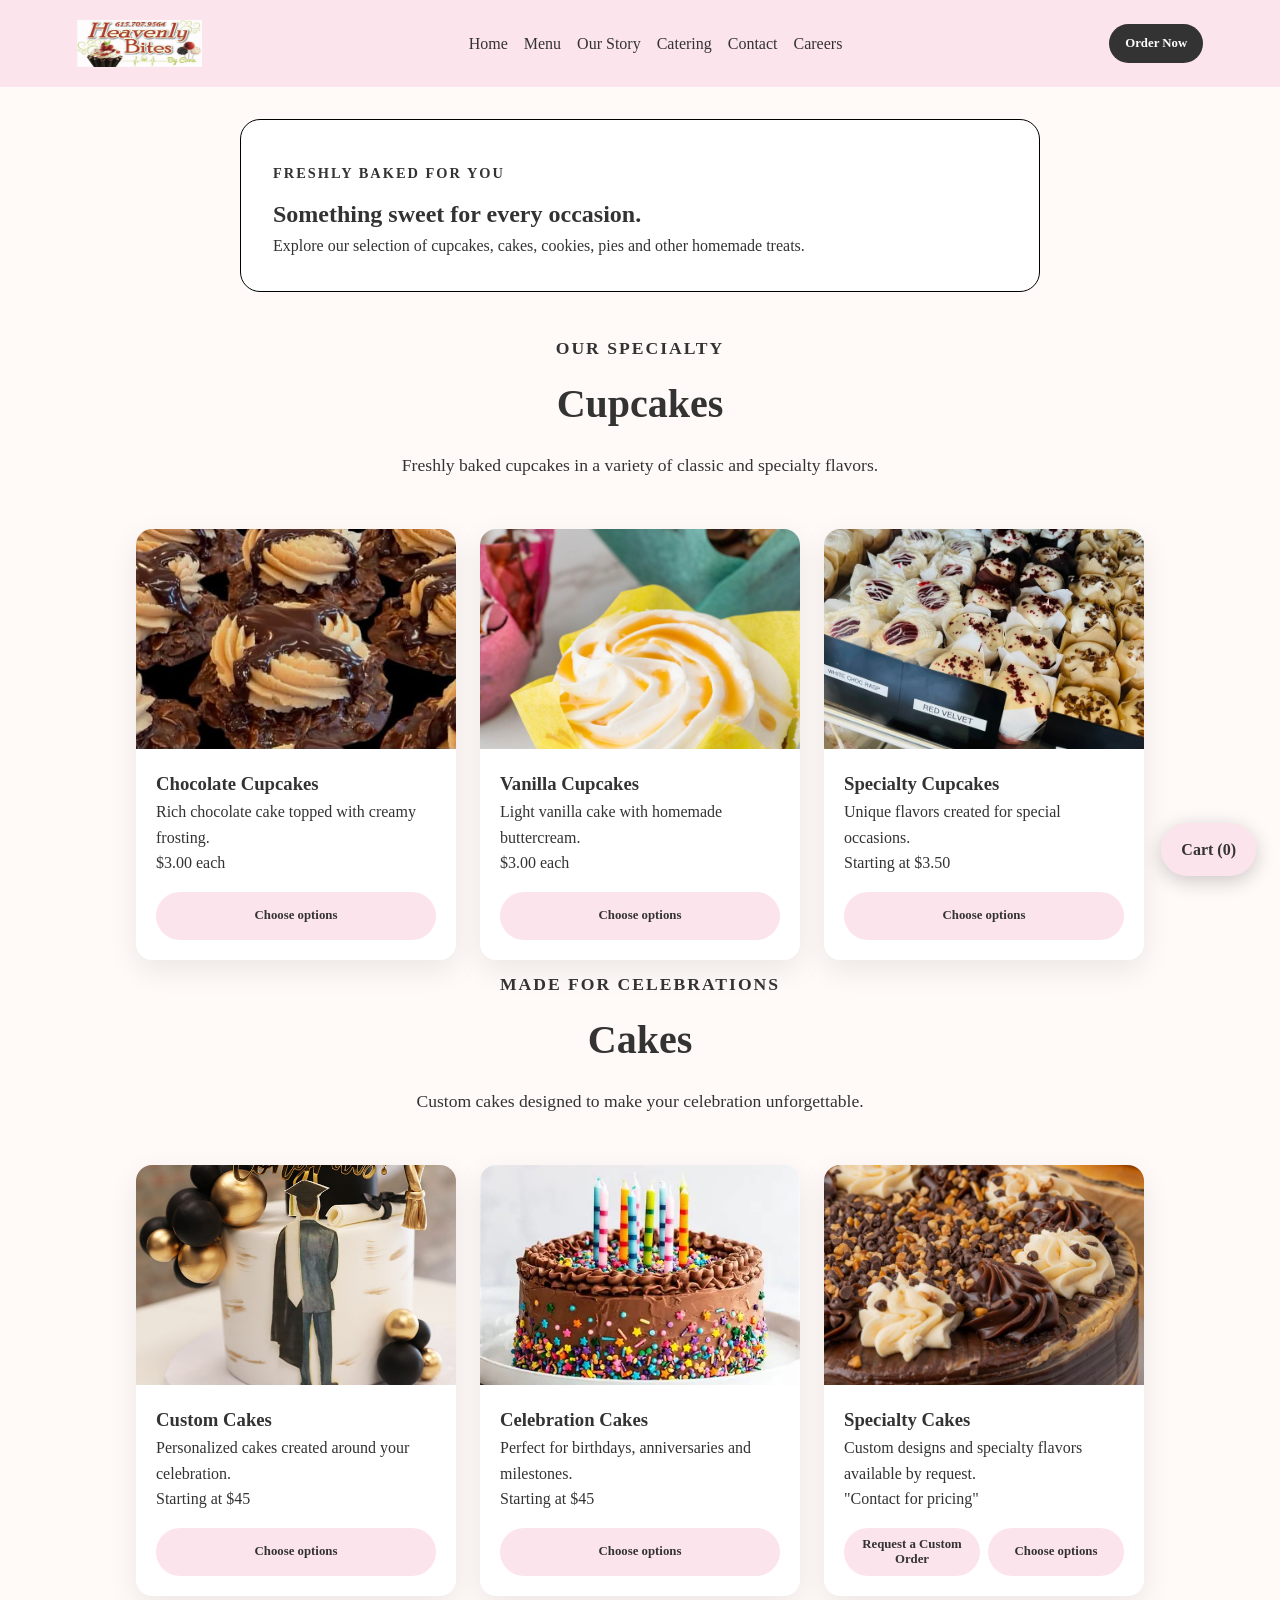
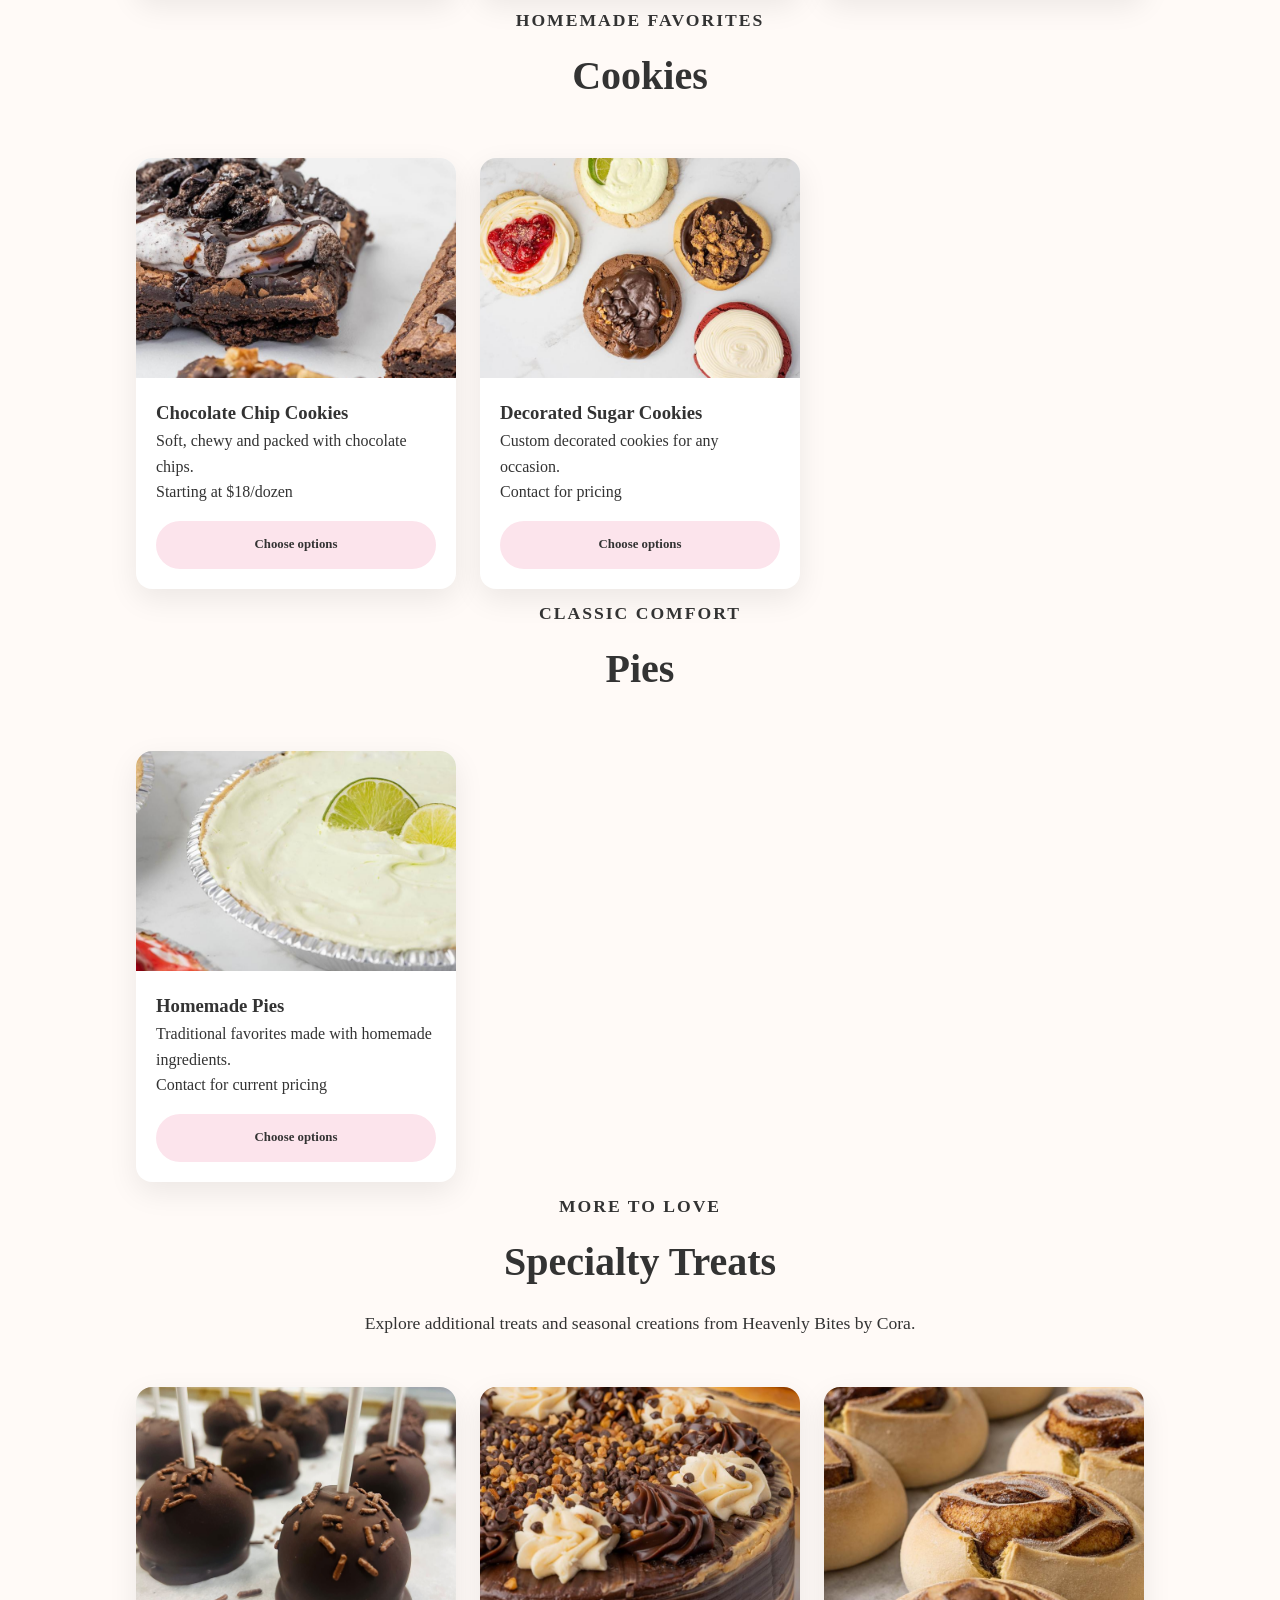
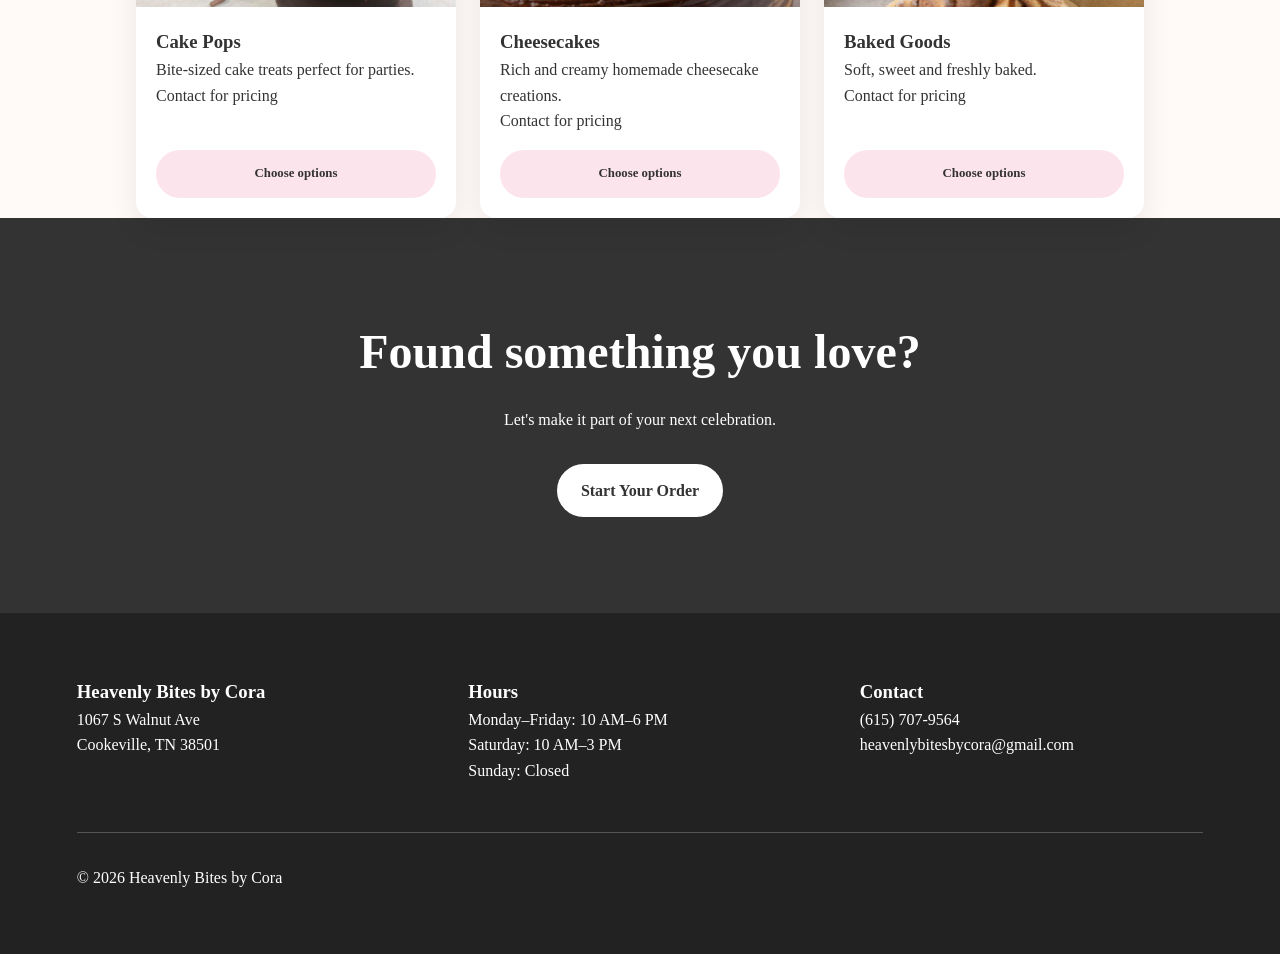
<file: menu.html>
<!doctype html>
<html lang="en">
  <head>
    <meta charset="UTF-8" />
    <meta name="viewport" content="width=device-width, initial-scale=1.0" />
    <title>Menu | Heavenly Bites by Cora</title>
    <meta
      name="description"
      content="Browse cupcakes, cakes, cookies, pies and other treats from Heavenly Bites by Cora."
    />
    <link rel="stylesheet" href="css/style.css" />
  </head>
  <body>
    <!-- ========================= Navigation ========================= -->
    <header class="navbar">
      <a href="index.html" class="logo">
        <img src="assets/images/logo-1.png" alt="Heavenly Bites by Cora Logo" />
      </a>
      <button class="menu-button" aria-label="Open navigation menu">☰</button>
      <nav>
        <a href="index.html"> Home </a>
        <a href="menu.html" class="active"> Menu </a>
        <a href="about.html"> Our Story </a>
        <a href="catering.html"> Catering </a>
        <a href="index.html#contact"> Contact </a>
        <a href="careers.html"> Careers </a>
      </nav>
      <a href="menu.html" class="btn btn-primary"> Order Now </a>
    </header>
    <!-- ========================= Page Hero ========================= -->
    <main>
      <section class="page-hero">
        <div class="page-hero-content menu-hero-box">
          <p class="eyebrow">Freshly baked for you</p>
          <h1>Something sweet for every occasion.</h1>
          <p>
            Explore our selection of cupcakes, cakes, cookies, pies and other
            homemade treats.
          </p>
        </div>
      </section>
      <!-- ========================= Cupcakes ========================= -->
      <section id="cupcakes" class="menu-section">
        <div class="section-heading">
          <p class="eyebrow">Our specialty</p>
          <h2>Cupcakes</h2>
          <p>
            Freshly baked cupcakes in a variety of classic and specialty
            flavors.
          </p>
        </div>
        <div class="menu-grid">
          <article class="menu-item">
            <img src="assets/images/choc-cupcake.jpg" alt="Chocolate cupcakes" />
            <div class="menu-item-content">
              <h3>Chocolate Cupcakes</h3>
              <p>Rich chocolate cake topped with creamy frosting.</p>
              <span class="price"> $3.00 each </span>
            </div>
          </article>
          <article class="menu-item">
            <img src="assets/images/cupcake-image-1.jpg" alt="Vanilla cupcakes" />
            <div class="menu-item-content">
              <h3>Vanilla Cupcakes</h3>
              <p>Light vanilla cake with homemade buttercream.</p>
              <span class="price"> $3.00 each </span>
            </div>
          </article>
          <article class="menu-item">
            <img src="assets/images/spclty-cupcakes-1.jpg" alt="Specialty cupcakes" />
            <div class="menu-item-content">
              <h3>Specialty Cupcakes</h3>
              <p>Unique flavors created for special occasions.</p>
              <span class="price"> Starting at $3.50 </span>
            </div>
          </article>
        </div>
      </section>
      <!-- ========================= Cakes ========================= -->
      <section id="cakes" class="menu-section alternate">
        <div class="section-heading">
          <p class="eyebrow">Made for celebrations</p>
          <h2>Cakes</h2>
          <p>Custom cakes designed to make your celebration unforgettable.</p>
        </div>
        <div class="menu-grid">
          <article class="menu-item">
            <img src="assets/images/Congrats-Graduation-Cake-1.jpg" alt="Custom celebration cake" />
            <div class="menu-item-content">
              <h3>Custom Cakes</h3>
              <p>Personalized cakes created around your celebration.</p>
              <span class="price"> Starting at $45 </span>
            </div>
          </article>
          <article class="menu-item">
            <img src="assets/images/birthday-cake-1.webp" alt="Birthday cake" />
            <div class="menu-item-content">
              <h3>Celebration Cakes</h3>
              <p>Perfect for birthdays, anniversaries and milestones.</p>
              <span class="price"> Starting at $45 </span>
            </div>
          </article>
          <article class="menu-item">
            <img src="assets/images/resese-cake-1.jpg" alt="Decorated specialty cake" />
            <div class="menu-item-content">
              <h3>Specialty Cakes</h3>
              <p>Custom designs and specialty flavors available by request.</p>
              <span class="price"> "Contact for pricing" </span>
              <a href="catering.html#request" class="btn btn-primary menu-item-custom-order">
                Request a Custom Order
              </a>
            </div>
          </article>
        </div>
      </section>
      <!-- ========================= Cookies ========================= -->
      <section id="cookies" class="menu-section">
        <div class="section-heading">
          <p class="eyebrow">Homemade favorites</p>
          <h2>Cookies</h2>
        </div>
        <div class="menu-grid">
          <article class="menu-item">
            <img src="assets/images/cookies-img-1.jpg" alt="Chocolate chip cookies" />
            <div class="menu-item-content">
              <h3>Chocolate Chip Cookies</h3>
              <p>Soft, chewy and packed with chocolate chips.</p>
              <span class="price"> Starting at $18/dozen </span>
            </div>
          </article>
          <article class="menu-item">
            <img src="assets/images/cookies-img-2.jpg" alt="Decorated sugar cookies" />
            <div class="menu-item-content">
              <h3>Decorated Sugar Cookies</h3>
              <p>Custom decorated cookies for any occasion.</p>
              <span class="price"> Contact for pricing </span>
            </div>
          </article>
        </div>
      </section>
      <!-- ========================= Pies ========================= -->
      <section id="pies" class="menu-section alternate">
        <div class="section-heading">
          <p class="eyebrow">Classic comfort</p>
          <h2>Pies</h2>
        </div>
        <div class="menu-grid">
          <article class="menu-item">
            <img src="assets/images/keylime-pie-1.jpg" alt="Freshly baked pie" />
            <div class="menu-item-content">
              <h3>Homemade Pies</h3>
              <p>Traditional favorites made with homemade ingredients.</p>
              <span class="price"> Contact for current pricing </span>
            </div>
          </article>
        </div>
      </section>
      <!-- ========================= Specialty Treats ========================= -->
      <section id="specialty" class="menu-section">
        <div class="section-heading">
          <p class="eyebrow">More to love</p>
          <h2>Specialty Treats</h2>
          <p>
            Explore additional treats and seasonal creations from Heavenly Bites
            by Cora.
          </p>
        </div>
        <div class="menu-grid">
          <article class="menu-item">
            <img src="assets/images/cake-pops.jpg" alt="Cake pops" />
            <div class="menu-item-content">
              <h3>Cake Pops</h3>
              <p>Bite-sized cake treats perfect for parties.</p>
              <span class="price"> Contact for pricing </span>
            </div>
          </article>
          <article class="menu-item">
            <img src="assets/images/resese-cake-1.jpg" alt="Cheesecake" />
            <div class="menu-item-content">
              <h3>Cheesecakes</h3>
              <p>Rich and creamy homemade cheesecake creations.</p>
              <span class="price"> Contact for pricing </span>
            </div>
          </article>
          <article class="menu-item">
            <img src="assets/images/baked-rolls-1.jpg" alt="Fresh cinnamon rolls" />
            <div class="menu-item-content">
              <h3>Baked Goods</h3>
              <p>Soft, sweet and freshly baked.</p>
              <span class="price"> Contact for pricing </span>
            </div>
          </article>
        </div>
      </section>
      <!-- ========================= Order CTA ========================= -->
      <section id="order" class="order-cta">
        <h2>Found something you love?</h2>
        <p>Let's make it part of your next celebration.</p>
        <a href="#cupcakes" class="btn btn-light"> Start Your Order </a>
      </section>
    </main>
    <!-- ========================= Footer ========================= -->
    <footer>
      <div class="footer-content">
        <div>
          <h3>Heavenly Bites by Cora</h3>
          <p>
            1067 S Walnut Ave<br />
            Cookeville, TN 38501
          </p>
        </div>
        <div>
          <h3>Hours</h3>
          <p>
            Monday–Friday: 10 AM–6 PM<br />
            Saturday: 10 AM–3 PM<br />
            Sunday: Closed
          </p>
        </div>
        <div>
          <h3>Contact</h3>
          <p><a href="tel:+16157079564">(615) 707-9564</a></p>
          <p><a href="mailto:heavenlybitesbycora@gmail.com">heavenlybitesbycora@gmail.com</a></p>
        </div>
      </div>
      <p class="copyright">© 2026 Heavenly Bites by Cora</p>
    </footer>
    <script src="js/script.js"></script>
  </body>
</html>
<!-- ========== This is just a demo site as a case study in cleaning up UX and UI ============ -->
</file>
<file: css/style.css>
/* ========================= Base ========================= */

* {
    margin: 0;
    padding: 0;
    box-sizing: border-box;
    font-family: Georgia, "Times New Roman", serif;
}

html {
    scroll-behavior: smooth;
}

body {
    line-height: 1.6;
    color: #333;
    background: #fffaf7;
}

img {
    width: 100%;
    display: block;
}

a {
    text-decoration: none;
    color: inherit;
}


/* ========================= Navigation ========================= */

.navbar {
    display: flex;
    align-items: center;
    justify-content: space-between;

    padding: 1.25rem 6%;
    width: 100%;
    margin: 0 auto;
    border-radius: 0;

    background: #fce4ec;

    position: sticky;
    top: 0;
    z-index: 1000;
    transition:
        width .35s ease,
        margin .35s ease,
        padding .35s ease,
        border-radius .35s ease,
        box-shadow .35s ease;
}

.logo {
    display: flex;
    align-items: center;
    gap: .375rem;
    font-size: .7rem;
    font-weight: 700;
}

.logo img {
    width: 125px;
    height: 47px;
}

.logo span {
    font-family: Georgia, "Times New Roman", serif;
    font-size: .6rem;
    font-weight: 700;
    line-height: 1.3;
    font-style: italic;
    color: #8b2d24;
    text-shadow: 1px 1px #f4e6b0;
}

.logo span small {
    font-size: 50%;
}

.menu-button {
    display: none;
    padding: 0;
    border: 0;
    background: transparent;
    color: #000;
    opacity: 1;
    font-size: 1.5rem;
    line-height: 1;
}

nav {
    display: flex;
    gap: 1rem;
}

.navbar nav a {
    font-size: 1rem;
}

nav a:hover {
    opacity: .6;
}

@media (min-width: 801px) {
    .navbar>nav {
        flex: 1;
        justify-content: center;
    }
}

.navbar.scrolled {
    border-radius: 18px;
    box-shadow: 0 5px 20px rgba(0, 0, 0, 0.08);
}


/* ========================= Buttons ========================= */

.btn {
    display: inline-block;
    padding: .85rem 1.5rem;
    border-radius: 50px;

    font-weight: 600;

    transition: .2s ease;
}

.navbar .btn {
    padding: .6rem 1rem;
    font-size: .8rem;
}

.btn-primary {
    background: #333;
    color: white;
    text-align: center;
}

.btn-primary:hover {
    transform: translateY(-2px);
}

.btn-secondary {
    border: 1px solid #333;
}

.btn-light {
    background: white;
    color: #333;
}


/* ========================= Hero ========================= */

.hero {
    min-height: 80vh;
    display: grid;
    grid-template-columns: 1fr 1fr;

    align-items: center;
    gap: 4rem;

    padding: 5rem 6%;
}

.hero-content {
    max-width: 600px;
}

.eyebrow {
    letter-spacing: .12em;
    font-size: .75rem;
    font-weight: 700;
    margin-bottom: 1rem;
    padding-top: 10px;
}

.hero h1 {
    font-size: clamp(3rem, 6vw, 5.5rem);
    line-height: 1.05;
    margin-bottom: 1.5rem;
}

.hero h1 span {
    display: block;
}

.hero p {
    max-width: 500px;
    margin-top: 1.5rem;
    margin-bottom: 1.5rem;
}

.hero-buttons {
    display: flex;
    gap: 1rem;
    flex-wrap: wrap;
}

.hero-image img,
.hero-image video {
    display: block;
    width: 100%;
    height: 600px;
    object-fit: cover;
    border-radius: 30px;
}

.about-hero-box {
    max-width: 800px;
    margin: 2rem auto;
    padding: 2rem;
    background: #fff;
    border: 1px solid #000;
    border-radius: 20px;
}

.menu-hero-box {
    max-width: 800px;
    margin: 2rem auto;
    padding: 2rem;
    background: #fff;
    border: 1px solid #000;
    border-radius: 20px;
}

.catering-hero-box {
    max-width: 800px;
    margin: 2rem auto;
    padding: 2rem;
    background: #fff;
    border: 1px solid #000;
    border-radius: 20px;
}

/* ========================= Sections ========================= */

.section {
    padding: 6rem 6%;
}

.catering-intro {
    padding-top: 2rem;
}

.section-heading {
    max-width: 650px;
    margin-bottom: 3rem;
}

.section-heading h2 {
    font-size: 3rem;
    margin-bottom: 1rem;
}

.catering-form {
    max-width: 600px;
    margin: 2rem auto;
    padding: 2rem;
    background: #fff;
    border: 1px solid #000;
    border-radius: 20px;
}

.catering-form input,
.catering-form select,
.catering-form textarea {
    display: block;
    width: 100%;
    box-sizing: border-box;
}

/* =========================
   REVIEWS SECTION
========================= */
.reviews {
    padding: 80px 20px;
    background: #faf7f2;
}

.reviews-container {
    max-width: 1200px;
    margin: 0 auto;
}

.section-heading {
    text-align: center;
    max-width: 700px;
    margin: 0 auto 50px;
}

.eyebrow {
    display: block;
    margin-bottom: 10px;
    font-size: 0.9rem;
    font-weight: 700;
    letter-spacing: 2px;
    text-transform: uppercase;
}

.section-heading h2 {
    margin-bottom: 15px;
    font-size: 2.5rem;
}

.section-heading p {
    font-size: 1.1rem;
}

/* REVIEW GRID */
.reviews-grid {
    display: grid;
    grid-template-columns: repeat(3, 1fr);
    gap: 25px;
}

.reviews-grid.is-carousel {
    max-width: 760px;
    margin: 0 auto;
    grid-template-columns: minmax(0, 1fr);
}

.reviews-grid.is-carousel {
    max-width: 760px;
    margin: 0 auto;
    display: grid;
    grid-template-columns: minmax(0, 1fr);
    overflow: hidden;
}

.reviews-grid.is-carousel .review-card {
    grid-area: 1 / 1;
    opacity: 0;
    pointer-events: none;
    transform: translateX(110%);
    transition:
        transform 0.6s ease,
        opacity 0.6s ease,
        box-shadow 0.3s ease;
}

/* The currently visible review */
.reviews-grid.is-carousel .review-card.is-active {
    opacity: 1;
    pointer-events: auto;
    transform: translateX(0);
}

/* Current review leaving to the left */
.reviews-grid.is-carousel .review-card.is-leaving-left {
    opacity: 0;
    pointer-events: none;
    transform: translateX(-110%);
}

/* Current review leaving to the right */
.reviews-grid.is-carousel .review-card.is-leaving-right {
    opacity: 0;
    pointer-events: none;
    transform: translateX(110%);
}

/* Next review waits off-screen to the right */
.reviews-grid.is-carousel .review-card.is-entering-right {
    opacity: 0;
    pointer-events: none;
    transform: translateX(110%);
}

/* Previous review waits off-screen to the left */
.reviews-grid.is-carousel .review-card.is-entering-left {
    opacity: 0;
    pointer-events: none;
    transform: translateX(-110%);
}

.reviews-grid.is-carousel .review-card:hover {
    transform: inherit;
    box-shadow: 0 10px 25px rgba(0, 0, 0, 0.12);
}

.review-carousel-controls {
    display: flex;
    align-items: center;
    justify-content: center;
    gap: .75rem;
    margin: 0 auto 1.5rem;
}

.review-carousel-toggle {
    display: block;
    margin: 0;
    padding: .5rem .9rem;
    border: 1px solid #8b2d24;
    border-radius: 999px;
    background: transparent;
    color: #8b2d24;
    cursor: pointer;
    font: inherit;
}

.review-carousel-arrow {
    display: grid;
    width: 2.5rem;
    height: 2.5rem;
    place-items: center;
    border: 1px solid #8b2d24;
    border-radius: 50%;
    background: #fff;
    color: #8b2d24;
    cursor: pointer;
    font: inherit;
    font-size: 1.75rem;
    line-height: 1;
}

.review-carousel-arrow:disabled {
    cursor: wait;
    opacity: .55;
}

.review-carousel-toggle:focus-visible,
.review-carousel-arrow:focus-visible {
    outline: 2px solid #8b2d24;
    outline-offset: 3px;
}

@media (prefers-reduced-motion: reduce) {
    .reviews-grid.is-carousel .review-card {
        transition: none;
    }

    .reviews-grid.is-carousel .review-card.is-entering-left,
    .reviews-grid.is-carousel .review-card.is-entering-right {
        transition: none;
    }
}

/* REVIEW CARD */
.review-card {
    padding: 30px;
    background: #ffffff;
    border-radius: 12px;
    box-shadow: 0 5px 20px rgba(0, 0, 0, 0.08);
    transition: transform 0.3s ease,
        box-shadow 0.3s ease;
}

.review-card:hover {
    transform: translateY(-5px);
    box-shadow: 0 10px 30px rgba(0, 0, 0, 0.12);
}

/* STARS */
.stars {
    margin-bottom: 18px;
    font-size: 1.2rem;
    letter-spacing: 3px;
}

/* REVIEW TEXT */
.review-text {
    margin-bottom: 25px;
    line-height: 1.7;
    font-size: 1rem;
}

/* AUTHOR */
.review-author {
    display: flex;
    flex-direction: column;
    gap: 5px;
}

.review-author strong {
    font-size: 1rem;
}

.review-author span {
    font-size: 0.85rem;
}

/* =========================
   RESPONSIVE DESIGN
========================= */

@media (max-width: 900px) {

    .reviews-grid {
        grid-template-columns: repeat(2, 1fr);
    }

}


@media (max-width: 600px) {

    .reviews {
        padding: 60px 15px;
    }

    .section-heading h2 {
        font-size: 2rem;
    }

    .reviews-grid {
        grid-template-columns: 1fr;
    }

}

/* ========================= Product Cards ========================= */

.product-grid {
    display: grid;
    grid-template-columns:
        repeat(3, 1fr);

    gap: 2rem;
}

.product-card {
    background: white;
    border-radius: 20px;
    overflow: hidden;

    box-shadow:
        0 10px 30px rgba(0, 0, 0, .08);
}

.product-card img {
    height: 280px;
    object-fit: cover;
}

.product-content {
    padding: 1.5rem;
}

.product-content h3 {
    margin-bottom: .5rem;
}

.product-content a {
    display: inline-block;
    margin-top: 1rem;
    font-weight: 700;
}

.menu-grid {
    display: grid;
    grid-template-columns: repeat(auto-fit, minmax(min(100%, 260px), 320px));
    justify-content: start;
    gap: 1.5rem;
}

.menu-section .section-heading,
.menu-section .menu-grid {
    width: 88%;
    max-width: 1008px;
    margin-right: auto;
    margin-left: auto;
}

.menu-item {
    display: flex;
    flex-direction: column;
    overflow: hidden;
    background: #fff;
    border-radius: 16px;
    box-shadow: 0 10px 30px rgba(0, 0, 0, .08);
}

.menu-item img {
    width: 100%;
    height: 220px;
    object-fit: cover;
}

.menu-item-content {
    display: flex;
    flex: 1;
    flex-direction: column;
    padding: 1.25rem;
}

.menu-item-actions {
    display: flex;
    gap: .5rem;
    margin-top: auto;
    padding-top: 1rem;
}

.menu-item-actions>* {
    flex: 1 1 0;
    min-width: 0;
    min-height: 3rem;
    display: flex;
    align-items: center;
    justify-content: center;
    margin: 0;
    padding: .5rem;
    border: 0;
    border-radius: 999px;
    background: #fce4ec;
    color: #333;
    cursor: pointer;
    font: inherit;
    font-size: .8rem;
    font-weight: 700;
    line-height: 1.2;
    text-align: center;
    text-decoration: none;
    transition: background-color .2s ease, transform .2s ease;
}

.menu-item-actions>*:hover {
    background: #f8cbd9;
    transform: translateY(-1px);
}

.order-add-button {
    border: 0;
    border-radius: 999px;
    background: #fce4ec;
    color: #333;
    cursor: pointer;
    font-size: .9rem;
    font-weight: 700;
    padding: .75rem 1rem;
    text-align: center;
    transition: background-color .2s ease, transform .2s ease;
}

.order-add-button:hover {
    background: #f8cbd9;
    transform: translateY(-1px);
}

.order-modal {
    position: fixed;
    inset: 0;
    width: min(92vw, 460px);
    max-width: none;
    max-height: 90vh;
    margin: auto;
    padding: 0;
    overflow: auto;
    border: 0;
    border-radius: 20px;
    box-shadow: 0 18px 60px rgba(0, 0, 0, .3);
}

.order-modal::backdrop {
    background: rgba(0, 0, 0, .6);
}

.order-modal-content {
    display: flex;
    flex-direction: column;
    gap: 1rem;
    padding: 1.5rem;
}

.order-modal-image {
    width: 100%;
    height: 240px;
    border-radius: 12px;
    object-fit: cover;
}

.order-modal-content h2 {
    padding-right: 2rem;
}

.order-modal-price {
    font-weight: 700;
}

.order-modal-close,
.order-cart-close {
    border: 0;
    background: transparent;
    color: #333;
    cursor: pointer;
    font-size: 1.75rem;
    line-height: 1;
}

.order-modal-close {
    position: absolute;
    top: .75rem;
    right: .75rem;
}

.order-quantity {
    width: 6rem;
    padding: .5rem;
    border: 1px solid #777;
    border-radius: 6px;
    font: inherit;
}

.order-flavor-field,
.order-cupcake-flavor-field,
.order-baked-good-field {
    display: grid;
    gap: .5rem;
}

.order-flavor-field[hidden],
.order-cupcake-flavor-field[hidden],
.order-baked-good-field[hidden] {
    display: none;
}

.order-flavor-field select,
.order-cupcake-flavor-field select,
.order-baked-good-field select {
    width: 100%;
    padding: .6rem;
    border: 1px solid #777;
    border-radius: 6px;
    background: #fff;
    font: inherit;
}

.order-cupcake-select-row {
    display: flex;
    align-items: center;
    gap: .75rem;
}

.order-cupcake-select-row select {
    flex: 1;
    min-width: 0;
}

.order-cupcake-price {
    min-width: 6.5rem;
    color: #8b2d24;
    font-weight: 700;
    text-align: right;
    white-space: nowrap;
}

.order-add-button {
    margin-top: .5rem;
}

.order-cart-toggle {
    position: fixed;
    right: 1.5rem;
    bottom: 1.5rem;
    z-index: 1001;
    padding: .85rem 1.25rem;
    border: 0;
    border-radius: 999px;
    background: #fce4ec;
    color: #333;
    box-shadow: 0 5px 20px rgba(0, 0, 0, .2);
    cursor: pointer;
    font: inherit;
    font-weight: 700;
}

.order-cart {
    position: fixed;
    right: 1.5rem;
    bottom: 5.5rem;
    z-index: 1001;
    width: min(92vw, 380px);
    max-height: min(70vh, 560px);
    padding: 1.25rem;
    overflow: auto;
    border: 1px solid #ddd;
    border-radius: 16px;
    background: #fff;
    box-shadow: 0 10px 40px rgba(0, 0, 0, .2);
}

.order-cart[hidden] {
    display: none;
}

.order-cart-header,
.order-cart-item {
    display: flex;
    align-items: flex-start;
    justify-content: space-between;
    gap: 1rem;
}

.order-cart-header {
    margin-bottom: 1rem;
}

.order-cart-item {
    padding: .75rem 0;
    border-bottom: 1px solid #eee;
}

.order-cart-item h3 {
    font-size: 1rem;
}

.order-cart-item p,
.order-cart-note {
    font-size: .875rem;
}

.order-cart-remove {
    border: 0;
    background: none;
    color: #8b2d24;
    cursor: pointer;
    font: inherit;
    text-decoration: underline;
}

.order-cart-total {
    margin-top: 1rem;
    font-weight: 700;
}

.order-cart-note {
    margin-top: .5rem;
}

.order-checkout-button,
.checkout-start-button {
    width: 100%;
    margin-top: 1rem;
    padding: .75rem 1rem;
    border: 0;
    border-radius: 999px;
    background: #fce4ec;
    color: #333;
    cursor: pointer;
    font: inherit;
    font-weight: 700;
}

.order-checkout-button:disabled {
    cursor: not-allowed;
    opacity: .55;
}

.checkout-modal {
    position: fixed;
    inset: 0;
    width: min(92vw, 320px);
    max-width: none;
    max-height: 90vh;
    margin: auto;
    padding: 0;
    overflow: auto;
    border: 0;
    border-radius: 16px;
    box-shadow: 0 18px 60px rgba(0, 0, 0, .25);
}

.checkout-modal::backdrop {
    background: rgba(0, 0, 0, .4);
}

.checkout-modal-content {
    display: flex;
    flex-direction: column;
    gap: 1rem;
    padding: 1.25rem;
}

.checkout-modal-content h2 {
    padding-right: 1.5rem;
    font-size: 1.5rem;
}

.checkout-modal-close {
    position: absolute;
    top: .65rem;
    right: .65rem;
    border: 0;
    background: transparent;
    color: #333;
    cursor: pointer;
    font-size: 1.5rem;
    line-height: 1;
}

.checkout-options {
    display: grid;
    gap: .5rem;
    border: 0;
}

.checkout-options legend {
    margin-bottom: .5rem;
    font-weight: 700;
}

.checkout-options label {
    display: flex;
    align-items: flex-start;
    gap: .5rem;
}

.checkout-options input {
    margin-top: .3rem;
    accent-color: #d76b91;
}

.checkout-schedule,
.checkout-address {
    display: grid;
    gap: .5rem;
}

.checkout-schedule[hidden],
.checkout-address[hidden],
.schedule-pickup-option[hidden] {
    display: none;
}

.checkout-schedule input,
.checkout-address input {
    width: 100%;
    padding: .5rem;
    border: 1px solid #777;
    border-radius: 6px;
    font: inherit;
}

.checkout-message {
    font-size: .875rem;
}

.checkout-start-button:hover,
.order-checkout-button:not(:disabled):hover {
    background: #f8cbd9;
}


/* ========================= Catering ========================= */

.catering {
    display: grid;
    grid-template-columns: 1fr 1fr;

    background: #f1e6dc;
}

.catering-image img {
    height: 500px;
    object-fit: cover;
}

.catering-content {
    padding: 5rem;
    display: flex;
    flex-direction: column;
    justify-content: center;
}

.catering-content h2 {
    font-size: 3rem;
    line-height: 1.1;
    margin-bottom: 1.5rem;
}


/* ========================= Reviews ========================= */

.review-grid {
    display: grid;
    grid-template-columns:
        repeat(3, 1fr);

    gap: 2rem;
}

blockquote {
    background: white;
    padding: 2rem;
    border-radius: 20px;
}

.review-grid blockquote {
    border: 3px solid #000;
}

blockquote p {
    font-size: 1.1rem;
    margin-bottom: 1rem;
}


/* ========================= Order CTA ========================= */

.order-cta {
    text-align: center;
    padding: 6rem 6%;

    background: #333;
    color: white;
}

.order-cta h2 {
    font-size: 3rem;
    margin-bottom: 1rem;
}

.order-cta p {
    margin-bottom: 2rem;
}


/* ========================= Footer ========================= */

footer {
    padding: 4rem 6%;
    background: #222;
    color: white;
}

.footer-content {
    display: grid;
    grid-template-columns:
        repeat(3, 1fr);

    gap: 3rem;
}

.copyright {
    margin-top: 3rem;
    padding-top: 2rem;
    border-top: 1px solid #555;
}


/* ========================= Mobile ========================= */

@media (max-width: 800px) {

    .page-hero h1 {
        font-size: clamp(2.5rem, 10vw, 5rem);
    }

    .navbar {
        flex-wrap: wrap;
        gap: 1rem;
    }

    nav {
        order: 3;
        width: 100%;
        justify-content: center;
        flex-wrap: wrap;
    }

    .hero {
        grid-template-columns: 1fr;
        padding-top: 3rem;
    }

    .hero-image img,
    .hero-image video {
        height: 400px;
    }

    .product-grid,
    .review-grid,
    .footer-content {
        grid-template-columns: 1fr;
    }

    .catering {
        grid-template-columns: 1fr;
    }

    .catering-content {
        padding: 3rem 6%;
    }

}

/* ========================= JavaScript Animations ========================= */

.fade-in {
    opacity: 0;
    transform: translateY(25px);
    transition:
        opacity .6s ease,
        transform .6s ease;
}

.fade-in.visible {
    opacity: 1;
    transform: translateY(0);
}


/* ========================= Scrolling Header ========================= */

.navbar.scrolled {
    box-shadow:
        0 5px 20px rgba(0, 0, 0, .08);
}


/* ========================= Mobile Navigation ========================= */

@media (max-width: 800px) {

    .menu-button {
        display: block;
    }

    nav {
        display: none;
    }

    nav.nav-open {
        display: flex;
        flex-direction: column;
        width: 100%;
    }

}
/* ========== This is just a demo site as a case study in cleaning up UX and UI ============*/
</file>
